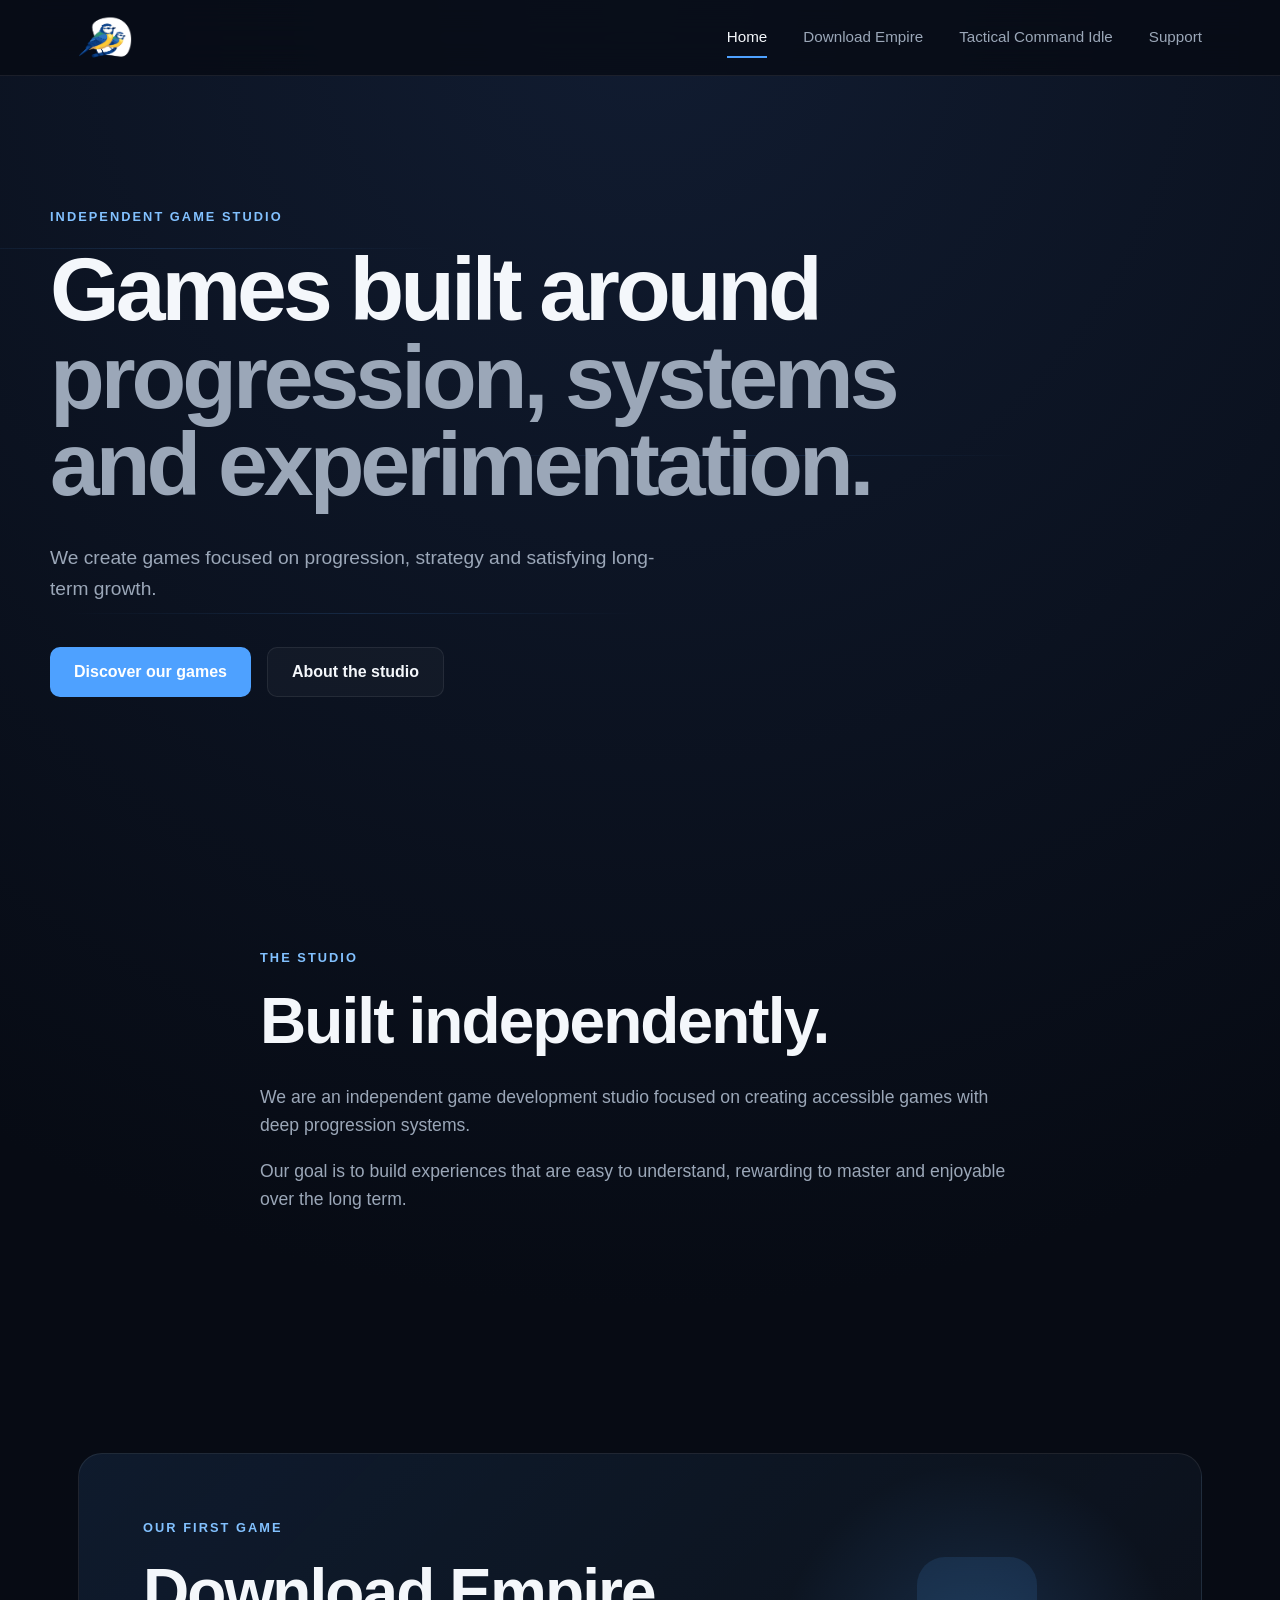
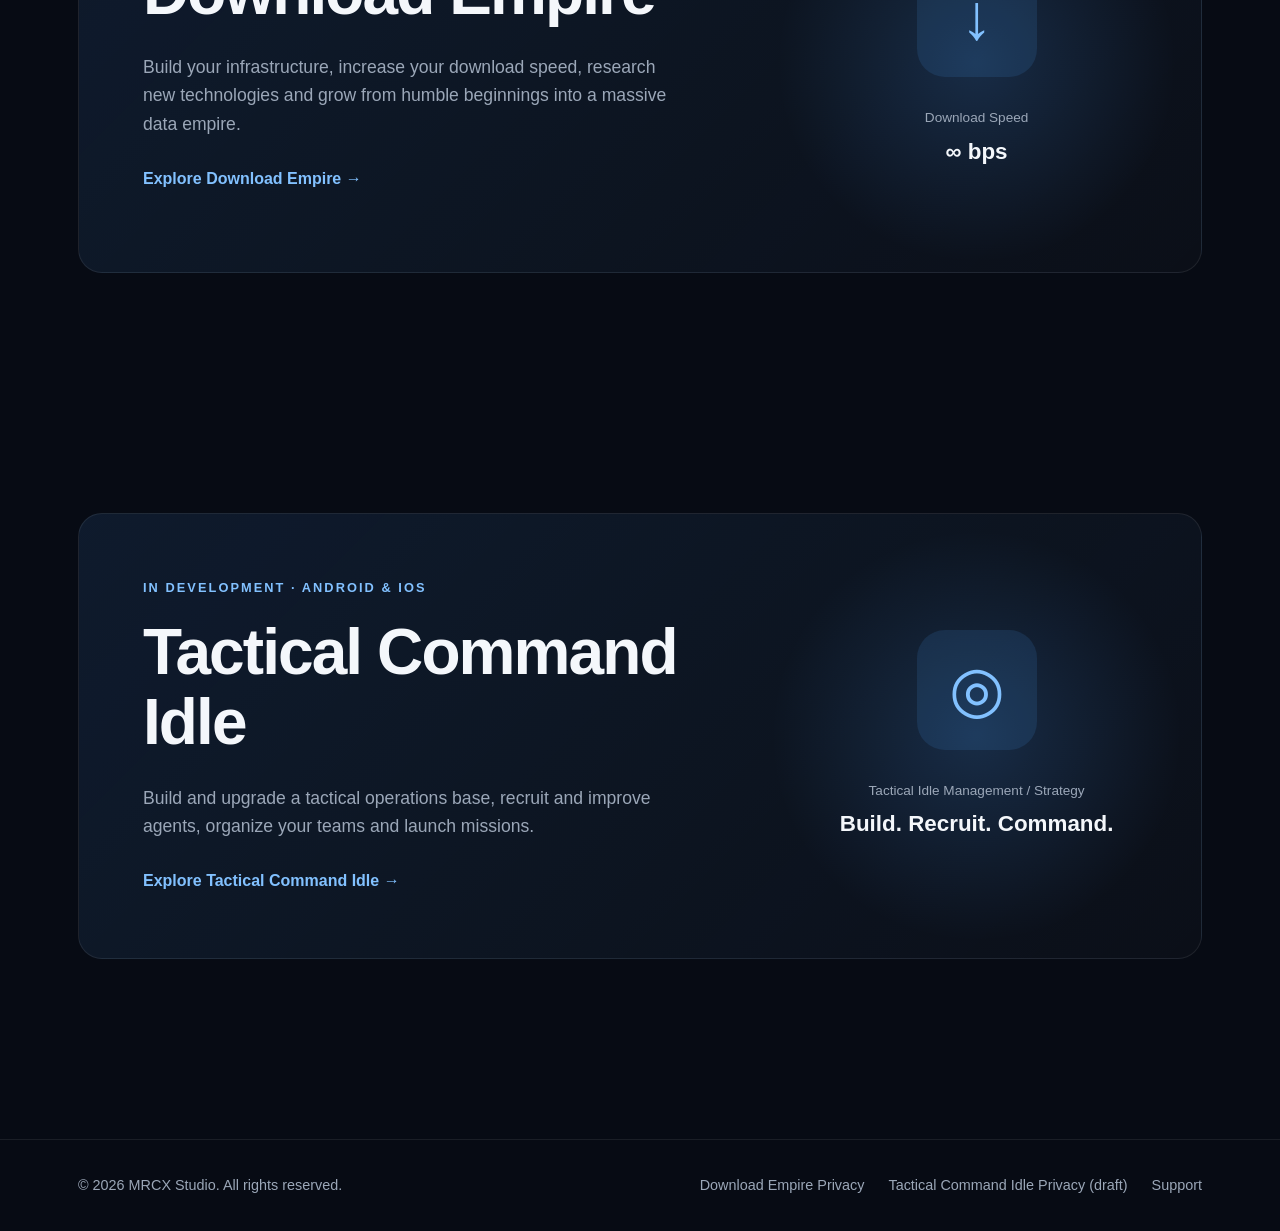
<file: public/index.html>
<!DOCTYPE html>
<html lang="en">
<head>
    <meta charset="UTF-8">
    <meta name="viewport" content="width=device-width, initial-scale=1.0">

    <title>MRCX Studio</title>

    <meta
        name="description"
        content="Discover our games and Tactical Command Idle, progression and strategy games by independent developer MRCX Studio."
    >

    <link rel="stylesheet" href="assets/css/style.css">
    <link rel="icon" type="image/x-icon" href="assets/images/favicon.png">
    <link rel="canonical" href="https://mrcx-studio.com/">
</head>

<body>

<header class="site-header">
    <nav class="navbar">

        <a href="index.html" class="brand">

            <img
                src="assets/images/company-logo.png"
                alt="MRCX Studio"
                class="brand-logo"
                onerror="this.style.display='none'; this.nextElementSibling.style.display='block';"
            >

            <span class="brand-name">
                MRCX Studio
            </span>

        </a>

        <button
            class="menu-toggle"
            id="menuToggle"
            aria-label="Open navigation menu"
            aria-controls="navLinks"
            aria-expanded="false"
        >
            <span></span>
            <span></span>
            <span></span>
        </button>

        <div class="nav-links" id="navLinks">

            <a href="index.html" class="active">
                Home
            </a>

            <a href="download-empire/">
                Download Empire
            </a>

            <a href="tactical-command-idle/">Tactical Command Idle</a>

            <a href="support.html">
                Support
            </a>

        </div>

    </nav>
</header>


<main>

    <section class="hero">

        <div class="hero-background">
            <div class="data-line data-line-1"></div>
            <div class="data-line data-line-2"></div>
            <div class="data-line data-line-3"></div>
        </div>

        <div class="hero-content">

            <p class="hero-eyebrow">
                Independent Game Studio
            </p>

            <h1>
                Games built around
                <span>progression, systems and experimentation.</span>
            </h1>

            <p class="hero-description">
                We create games focused on progression, strategy
                and satisfying long-term growth.
            </p>

            <div class="hero-actions">

                <a
                    href="#games"
                    class="button button-primary"
                >
                    Discover our games
                </a>

                <a
                    href="#studio"
                    class="button button-secondary"
                >
                    About the studio
                </a>

            </div>

        </div>

    </section>


    <section
        class="section reveal"
        id="studio"
    >

        <div class="section-content">

            <p class="section-label">
                The Studio
            </p>

            <h2>
                Built independently.
            </h2>

            <p class="section-text">
                We are an independent game development studio focused
                on creating accessible games with deep progression systems.
            </p>

            <p class="section-text">
                Our goal is to build experiences that are easy to understand,
                rewarding to master and enjoyable over the long term.
            </p>

        </div>

    </section>


    <section class="section game-highlight reveal" id="games">

        <div class="game-card">

            <div class="game-card-content">

                <p class="section-label">
                    Our First Game
                </p>

                <h2>
                    Download Empire
                </h2>

                <p>
                    Build your infrastructure, increase your download speed,
                    research new technologies and grow from humble beginnings
                    into a massive data empire.
                </p>

                <a
                    href="download-empire/"
                    class="text-link"
                >
                    Explore Download Empire →
                </a>

            </div>

            <div class="game-card-visual">

                <div class="download-icon">
                    ↓
                </div>

                <div class="speed-display">
                    <span>Download Speed</span>
                    <strong>∞ bps</strong>
                </div>

            </div>

        </div>

    </section>


    <section class="section game-highlight reveal">
        <div class="game-card">
            <div class="game-card-content">
                <p class="section-label">In Development · Android &amp; iOS</p>
                <h2>Tactical Command Idle</h2>
                <p>Build and upgrade a tactical operations base, recruit and improve agents, organize your teams and launch missions.</p>
                <a href="tactical-command-idle/" class="text-link">Explore Tactical Command Idle →</a>
            </div>
            <div class="game-card-visual" aria-hidden="true">
                <div class="download-icon">◎</div>
                <div class="speed-display"><span>Tactical Idle Management / Strategy</span><strong>Build. Recruit. Command.</strong></div>
            </div>
        </div>
    </section>

</main>


<footer class="site-footer">

    <div class="footer-content">

        <span>
            © 2026 MRCX Studio. All rights reserved.
        </span>

        <div class="footer-links">

            <a href="download-empire/privacy.html">Download Empire Privacy</a>
            <a href="tactical-command-idle/privacy.html">Tactical Command Idle Privacy (draft)</a>

            <a href="support.html">
                Support
            </a>

        </div>

    </div>

</footer>

<script src="assets/js/main.js"></script>

</body>
</html>
</file>
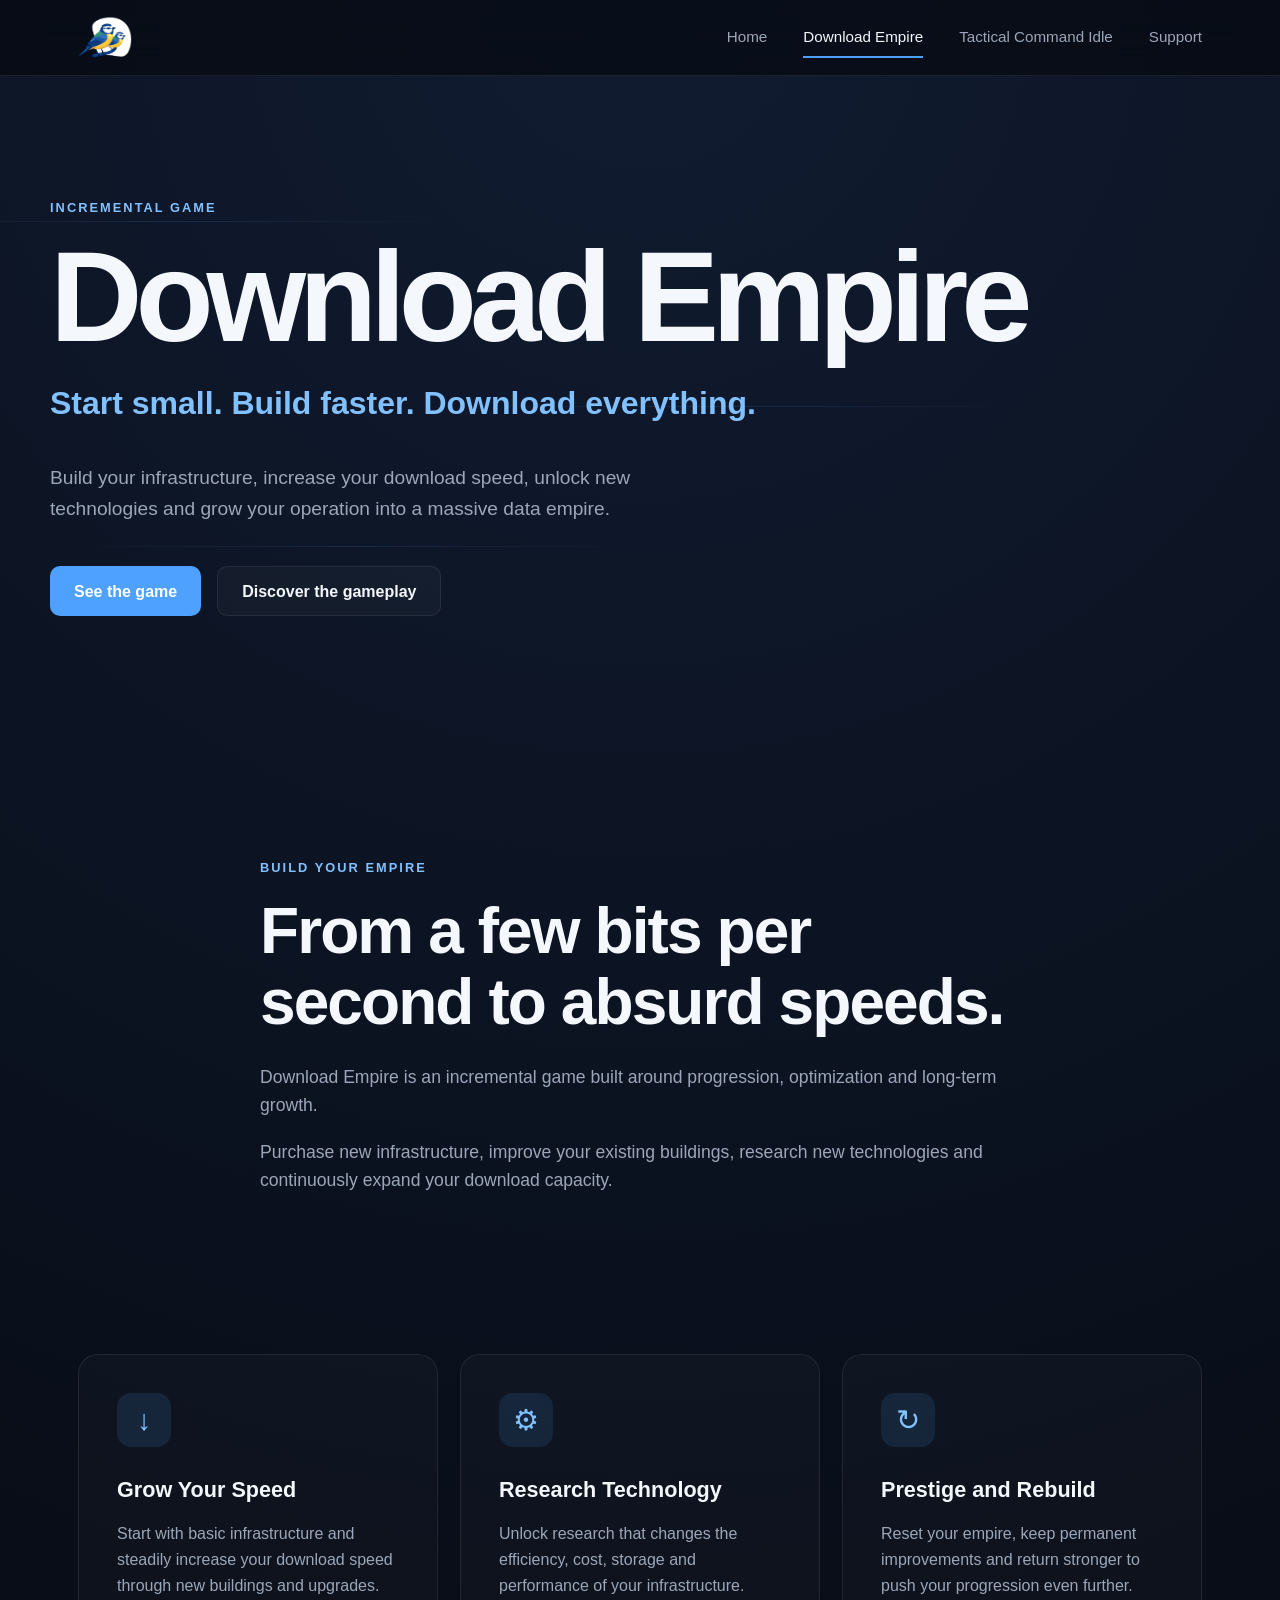
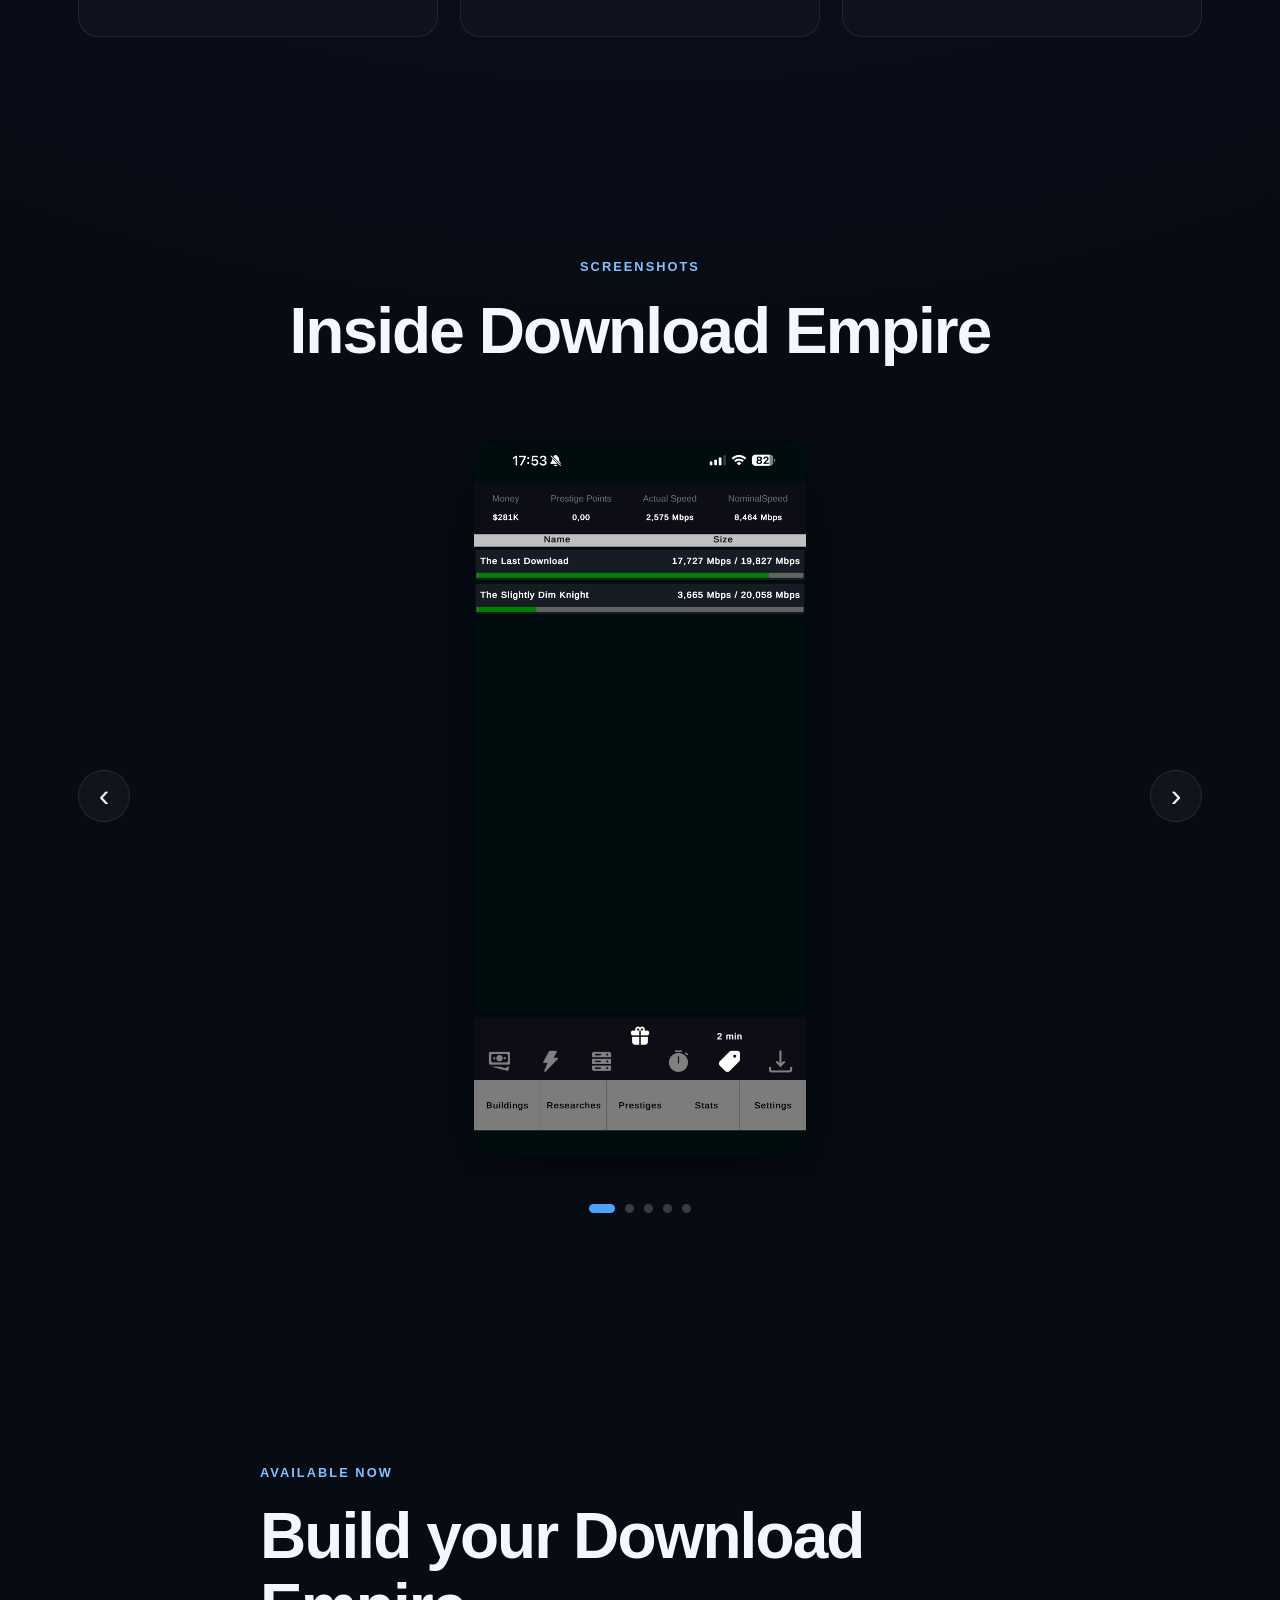
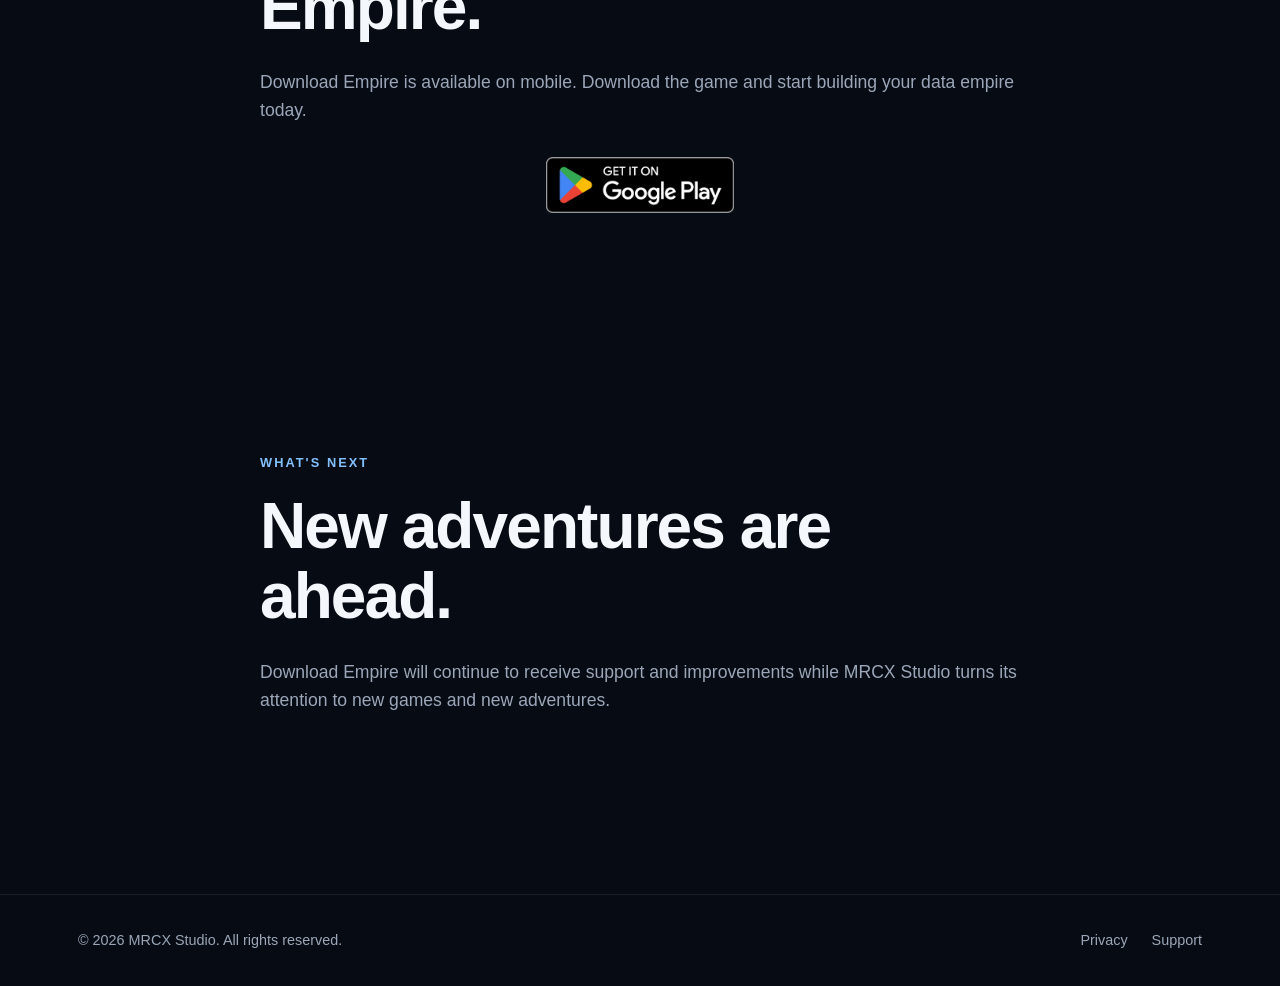
<file: public/download-empire/index.html>
<!DOCTYPE html>
<html lang="en">
<head>
    <meta charset="UTF-8">
    <meta name="viewport" content="width=device-width, initial-scale=1.0">

    <title>Download Empire — MRCX Studio</title>

    <meta
        name="description"
        content="Download Empire is an incremental game about building infrastructure, increasing download speed and growing a massive data empire."
    >

    <link rel="stylesheet" href="../assets/css/style.css">
    <link rel="icon" type="image/x-icon" href="../assets/images/favicon.png">
    <link rel="canonical" href="https://mrcx-studio.com/download-empire/">
</head>

<body>

<header class="site-header">
    <nav class="navbar">

        <a href="../index.html" class="brand">

            <img
                src="../assets/images/company-logo.png"
                alt="MRCX Studio"
                class="brand-logo"
                onerror="this.style.display='none'; this.nextElementSibling.style.display='block';"
            >

            <span class="brand-name">
                MRCX Studio
            </span>

        </a>

        <button
            class="menu-toggle"
            id="menuToggle"
            aria-label="Open navigation menu"
            aria-controls="navLinks"
            aria-expanded="false"
        >
            <span></span>
            <span></span>
            <span></span>
        </button>

        <div class="nav-links" id="navLinks">

            <a href="../index.html">
                Home
            </a>

            <a href="../download-empire/" class="active">
                Download Empire
            </a>

            <a href="../tactical-command-idle/">Tactical Command Idle</a>

            <a href="../support.html">
                Support
            </a>

        </div>

    </nav>
</header>


<main>

    <section class="game-hero">

        <div class="hero-background">
            <div class="data-line data-line-1"></div>
            <div class="data-line data-line-2"></div>
            <div class="data-line data-line-3"></div>
        </div>

        <div class="game-hero-content">

            <p class="hero-eyebrow">
                Incremental Game
            </p>

            <h1>
                Download Empire
            </h1>

            <p class="game-hero-tagline">
                Start small.
                Build faster.
                Download everything.
            </p>

            <p class="hero-description">
                Build your infrastructure, increase your download speed,
                unlock new technologies and grow your operation into
                a massive data empire.
            </p>

            <div class="hero-actions">

                <a
                    href="#screenshots"
                    class="button button-primary"
                >
                    See the game
                </a>

                <a
                    href="#gameplay"
                    class="button button-secondary"
                >
                    Discover the gameplay
                </a>

            </div>

        </div>

    </section>


    <section
        class="section reveal"
        id="gameplay"
    >

        <div class="section-content">

            <p class="section-label">
                Build Your Empire
            </p>

            <h2>
                From a few bits per second to absurd speeds.
            </h2>

            <p class="section-text">
                Download Empire is an incremental game built around
                progression, optimization and long-term growth.
            </p>

            <p class="section-text">
                Purchase new infrastructure, improve your existing buildings,
                research new technologies and continuously expand your
                download capacity.
            </p>

        </div>

    </section>


    <section class="features-section reveal">

        <div class="features-grid">

            <article class="feature-card">

                <div class="feature-icon">
                    ↓
                </div>

                <h3>
                    Grow Your Speed
                </h3>

                <p>
                    Start with basic infrastructure and steadily increase
                    your download speed through new buildings and upgrades.
                </p>

            </article>


            <article class="feature-card">

                <div class="feature-icon">
                    ⚙
                </div>

                <h3>
                    Research Technology
                </h3>

                <p>
                    Unlock research that changes the efficiency, cost,
                    storage and performance of your infrastructure.
                </p>

            </article>


            <article class="feature-card">

                <div class="feature-icon">
                    ↻
                </div>

                <h3>
                    Prestige and Rebuild
                </h3>

                <p>
                    Reset your empire, keep permanent improvements and
                    return stronger to push your progression even further.
                </p>

            </article>

        </div>

    </section>


    <section
        class="screenshots-section reveal"
        id="screenshots"
    >

        <div class="screenshots-header">

            <p class="section-label">
                Screenshots
            </p>

            <h2>
                Inside Download Empire
            </h2>

        </div>


        <div class="carousel">

            <button
                class="carousel-button carousel-previous"
                id="carouselPrevious"
                aria-label="Previous screenshot"
            >
                ‹
            </button>


            <div class="carousel-window">

                <div
                    class="carousel-track"
                    id="carouselTrack"
                >

                    <div class="carousel-slide">
                        <img
                            src="../assets/images/download-empire/screenshots/screenshot-01.png"
                            alt="Download Empire screenshot 1"
                        >
                    </div>

                    <div class="carousel-slide">
                        <img
                            src="../assets/images/download-empire/screenshots/screenshot-02.png"
                            alt="Download Empire screenshot 2"
                        >
                    </div>

                    <div class="carousel-slide">
                        <img
                            src="../assets/images/download-empire/screenshots/screenshot-03.png"
                            alt="Download Empire screenshot 3"
                        >
                    </div>

                    <div class="carousel-slide">
                        <img
                            src="../assets/images/download-empire/screenshots/screenshot-04.png"
                            alt="Download Empire screenshot 4"
                        >
                    </div>

                    <div class="carousel-slide">
                        <img
                            src="../assets/images/download-empire/screenshots/screenshot-05.png"
                            alt="Download Empire screenshot 5"
                        >
                    </div>

                </div>

            </div>


            <button
                class="carousel-button carousel-next"
                id="carouselNext"
                aria-label="Next screenshot"
            >
                ›
            </button>

        </div>


        <div
            class="carousel-dots"
            id="carouselDots"
        ></div>

    </section>


    <section class="section reveal">

    <div class="section-content">

        <p class="section-label">
            Available Now
        </p>

        <h2>
            Build your Download Empire.
        </h2>

        <p class="section-text">
            Download Empire is available on mobile.
            Download the game and start building your data empire today.
        </p>

        <div class="store-buttons">

            <a
                href="https://play.google.com/store/apps/details?id=com.mrcxstudio.downloadempire"
                target="_blank"
                rel="noopener noreferrer"
                aria-label="Get Download Empire on Google Play"
            >
                <img
                    src="../assets/images/google-play-badge.png"
                    alt="Get it on Google Play"
                    class="store-badge"
                >
            </a>

            <!-- <a
                href="APPLE_APP_STORE_URL"
                target="_blank"
                rel="noopener noreferrer"
                aria-label="Download Download Empire on the App Store"
            >
                <img
                    src="../assets/images/app-store-badge.png"
                    alt="Download on the App Store"
                    class="store-badge"
                >
            </a> -->

        </div>

    </div>

</section>


<section class="section reveal">

    <div class="section-content">

        <p class="section-label">
            What's Next
        </p>

        <h2>
            New adventures are ahead.
        </h2>

        <p class="section-text">
            Download Empire will continue to receive support and improvements
            while MRCX Studio turns its attention to new games and new adventures.
        </p>

    </div>

</section>

</main>


<footer class="site-footer">

    <div class="footer-content">

        <span>
            © 2026 MRCX Studio. All rights reserved.
        </span>

        <div class="footer-links">

            <a href="../download-empire/privacy.html">
                Privacy
            </a>

            <a href="../support.html">
                Support
            </a>

        </div>

    </div>

</footer>

<script src="../assets/js/main.js"></script>

</body>
</html>
</file>
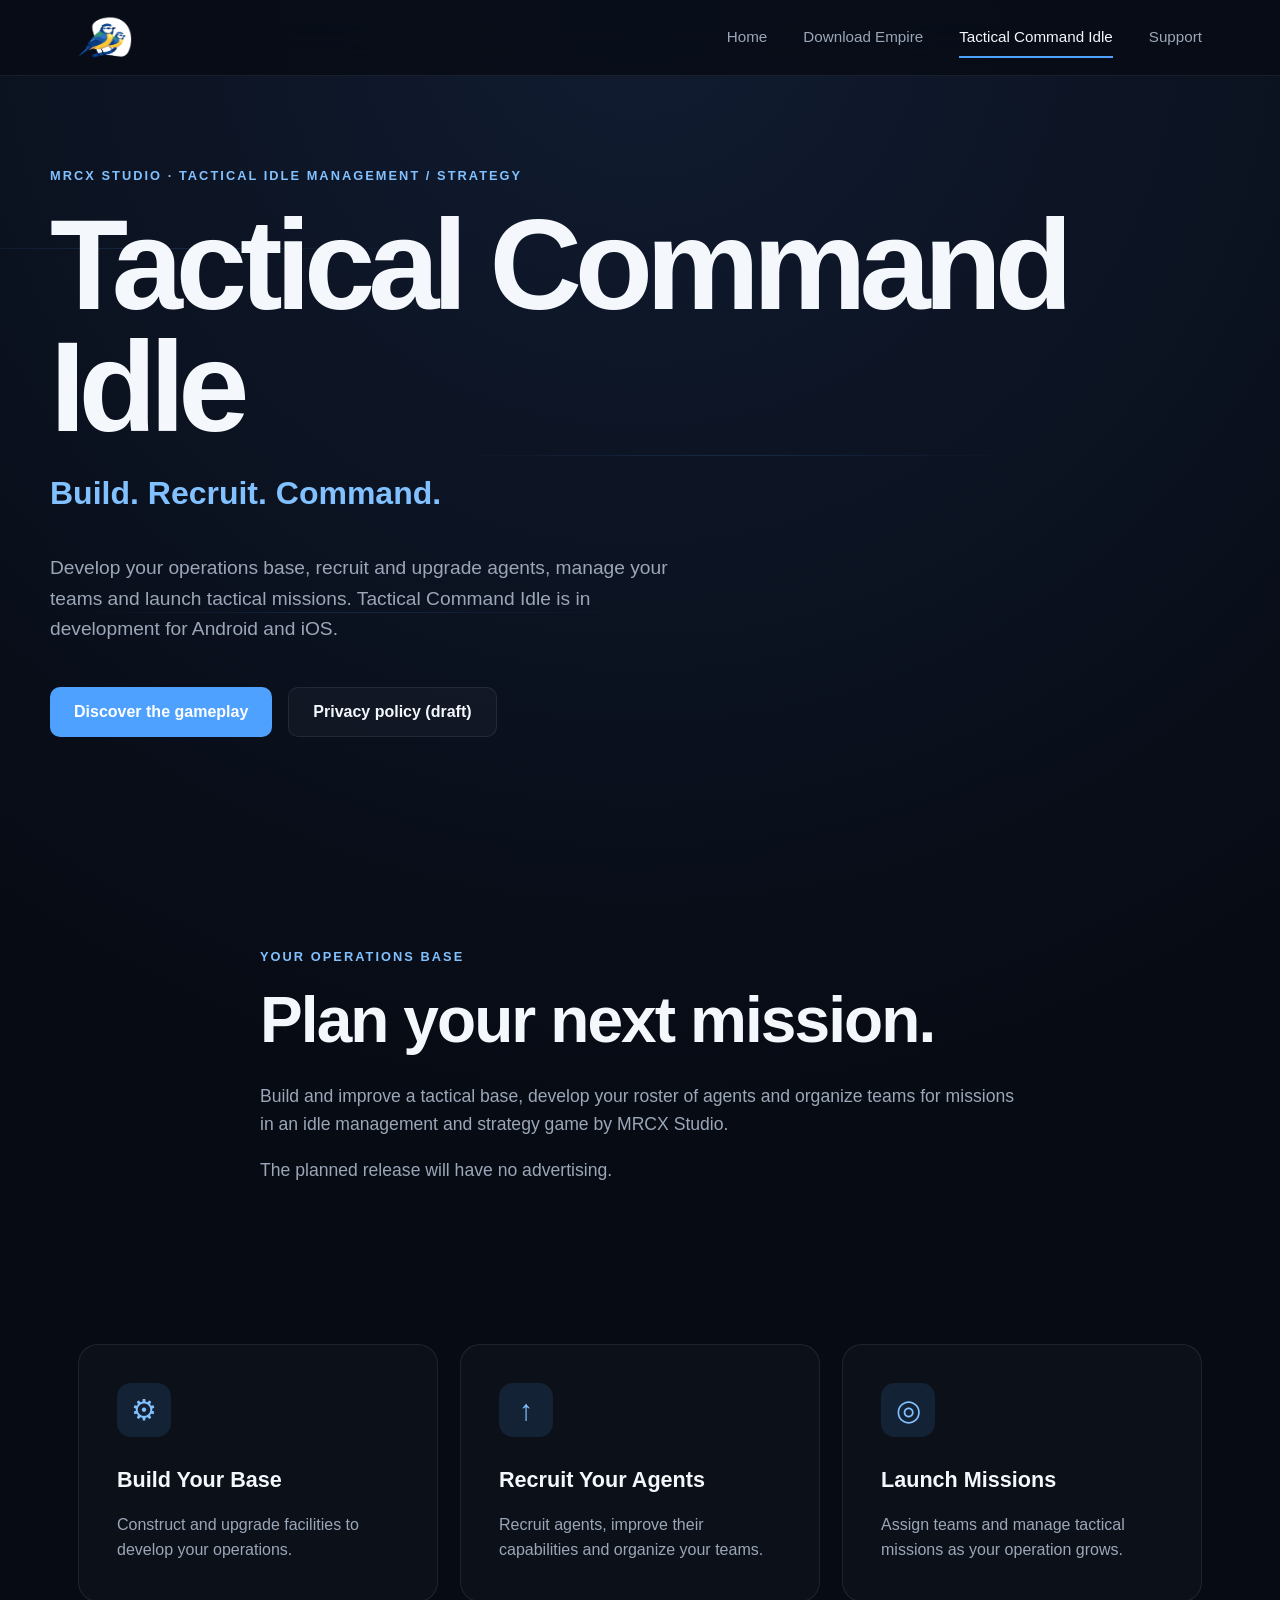
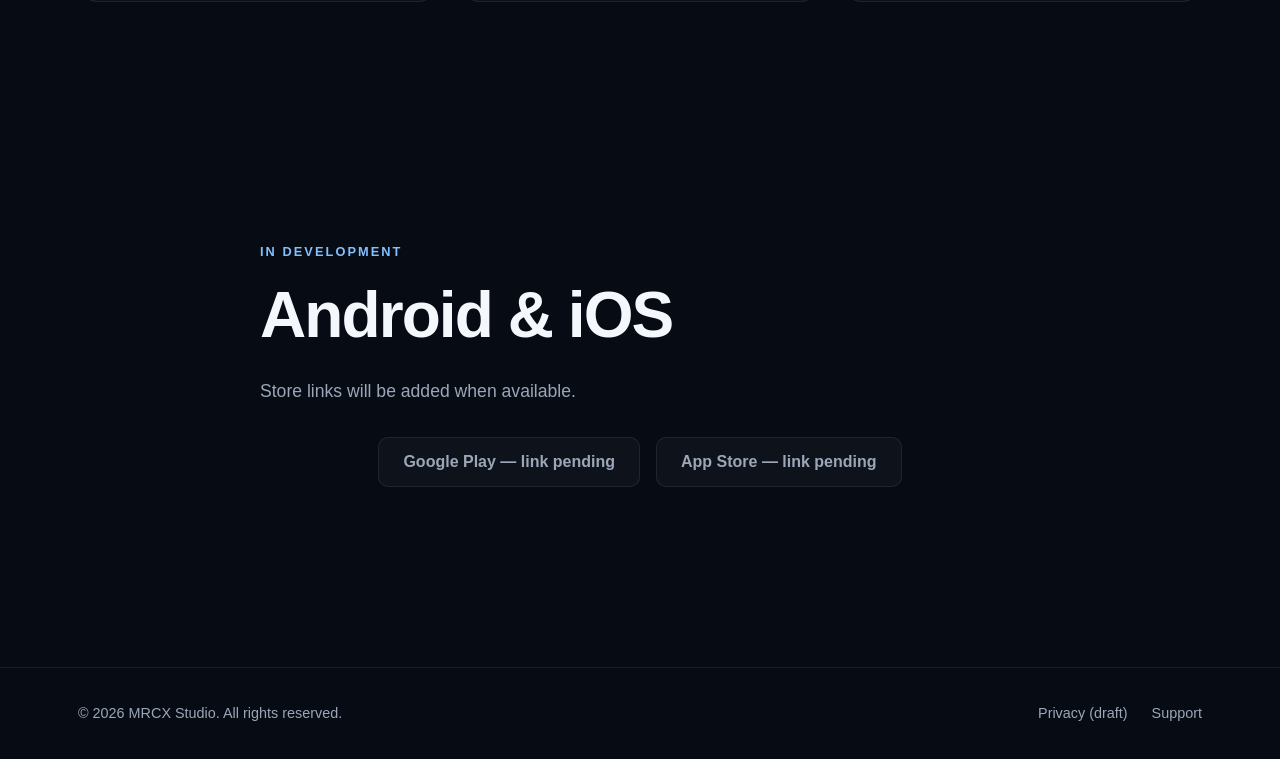
<file: public/tactical-command-idle/index.html>
<!DOCTYPE html>
<html lang="en"><head><meta charset="UTF-8"><meta name="viewport" content="width=device-width, initial-scale=1.0">
<title>Tactical Command Idle — MRCX Studio</title><meta name="description" content="Tactical Command Idle by MRCX Studio: build a tactical base, recruit agents, manage teams and launch missions. In development for Android and iOS.">
<link rel="canonical" href="https://mrcx-studio.com/tactical-command-idle/">

<link rel="stylesheet" href="../assets/css/style.css"><link rel="icon" type="image/png" href="../assets/images/favicon.png"></head><body>
<header class="site-header">
    <nav class="navbar">
        <a href="../index.html" class="brand">
            <img
                src="../assets/images/company-logo.png"
                alt="MRCX Studio"
                class="brand-logo"
                onerror="this.style.display='none'; this.nextElementSibling.style.display='block';"
            >
            <span class="brand-name">MRCX Studio</span>
        </a>
        <button
            class="menu-toggle"
            id="menuToggle"
            aria-label="Open navigation menu"
            aria-controls="navLinks"
            aria-expanded="false"
        >
            <span></span>
            <span></span>
            <span></span>
        </button>
        <div class="nav-links" id="navLinks">
            <a href="../index.html">
                Home
            </a>
            <a href="../download-empire/">
                Download Empire
            </a>
            <a href="../tactical-command-idle/" class="active">Tactical Command Idle</a>
            <a href="../support.html">
                Support
            </a>
        </div>
    </nav>
</header>
<main>
<section class="game-hero"><div class="hero-background"><div class="data-line data-line-1"></div><div class="data-line data-line-2"></div><div class="data-line data-line-3"></div></div>
<div class="game-hero-content"><p class="hero-eyebrow">MRCX Studio · Tactical Idle Management / Strategy</p>
<h1>Tactical Command Idle</h1><p class="game-hero-tagline">Build. Recruit. Command.</p>
<p class="hero-description">Develop your operations base, recruit and upgrade agents, manage your teams and launch tactical missions. Tactical Command Idle is in development for Android and iOS.</p>
<div class="hero-actions"><a href="#gameplay" class="button button-primary">Discover the gameplay</a><a href="privacy.html" class="button button-secondary">Privacy policy (draft)</a></div></div></section>
<section class="section reveal" id="gameplay"><div class="section-content"><p class="section-label">Your Operations Base</p><h2>Plan your next mission.</h2><p class="section-text">Build and improve a tactical base, develop your roster of agents and organize teams for missions in an idle management and strategy game by MRCX Studio.</p><p class="section-text">The planned release will have no advertising.</p></div></section>
<section class="features-section reveal"><div class="features-grid">
<article class="feature-card"><div class="feature-icon" aria-hidden="true">⚙</div><h3>Build Your Base</h3><p>Construct and upgrade facilities to develop your operations.</p></article>
<article class="feature-card"><div class="feature-icon" aria-hidden="true">↑</div><h3>Recruit Your Agents</h3><p>Recruit agents, improve their capabilities and organize your teams.</p></article>
<article class="feature-card"><div class="feature-icon" aria-hidden="true">◎</div><h3>Launch Missions</h3><p>Assign teams and manage tactical missions as your operation grows.</p></article>
</div></section>
<section class="section reveal"><div class="section-content"><p class="section-label">In Development</p><h2>Android &amp; iOS</h2><p class="section-text">Store links will be added when available.</p><div class="store-buttons"><span class="button button-secondary store-placeholder">Google Play — link pending</span><span class="button button-secondary store-placeholder">App Store — link pending</span></div></div></section>
</main><footer class="site-footer"><div class="footer-content"><span>© 2026 MRCX Studio. All rights reserved.</span><div class="footer-links"><a href="privacy.html">Privacy (draft)</a><a href="../support.html">Support</a></div></div></footer><script src="../assets/js/main.js"></script></body></html>
</file>
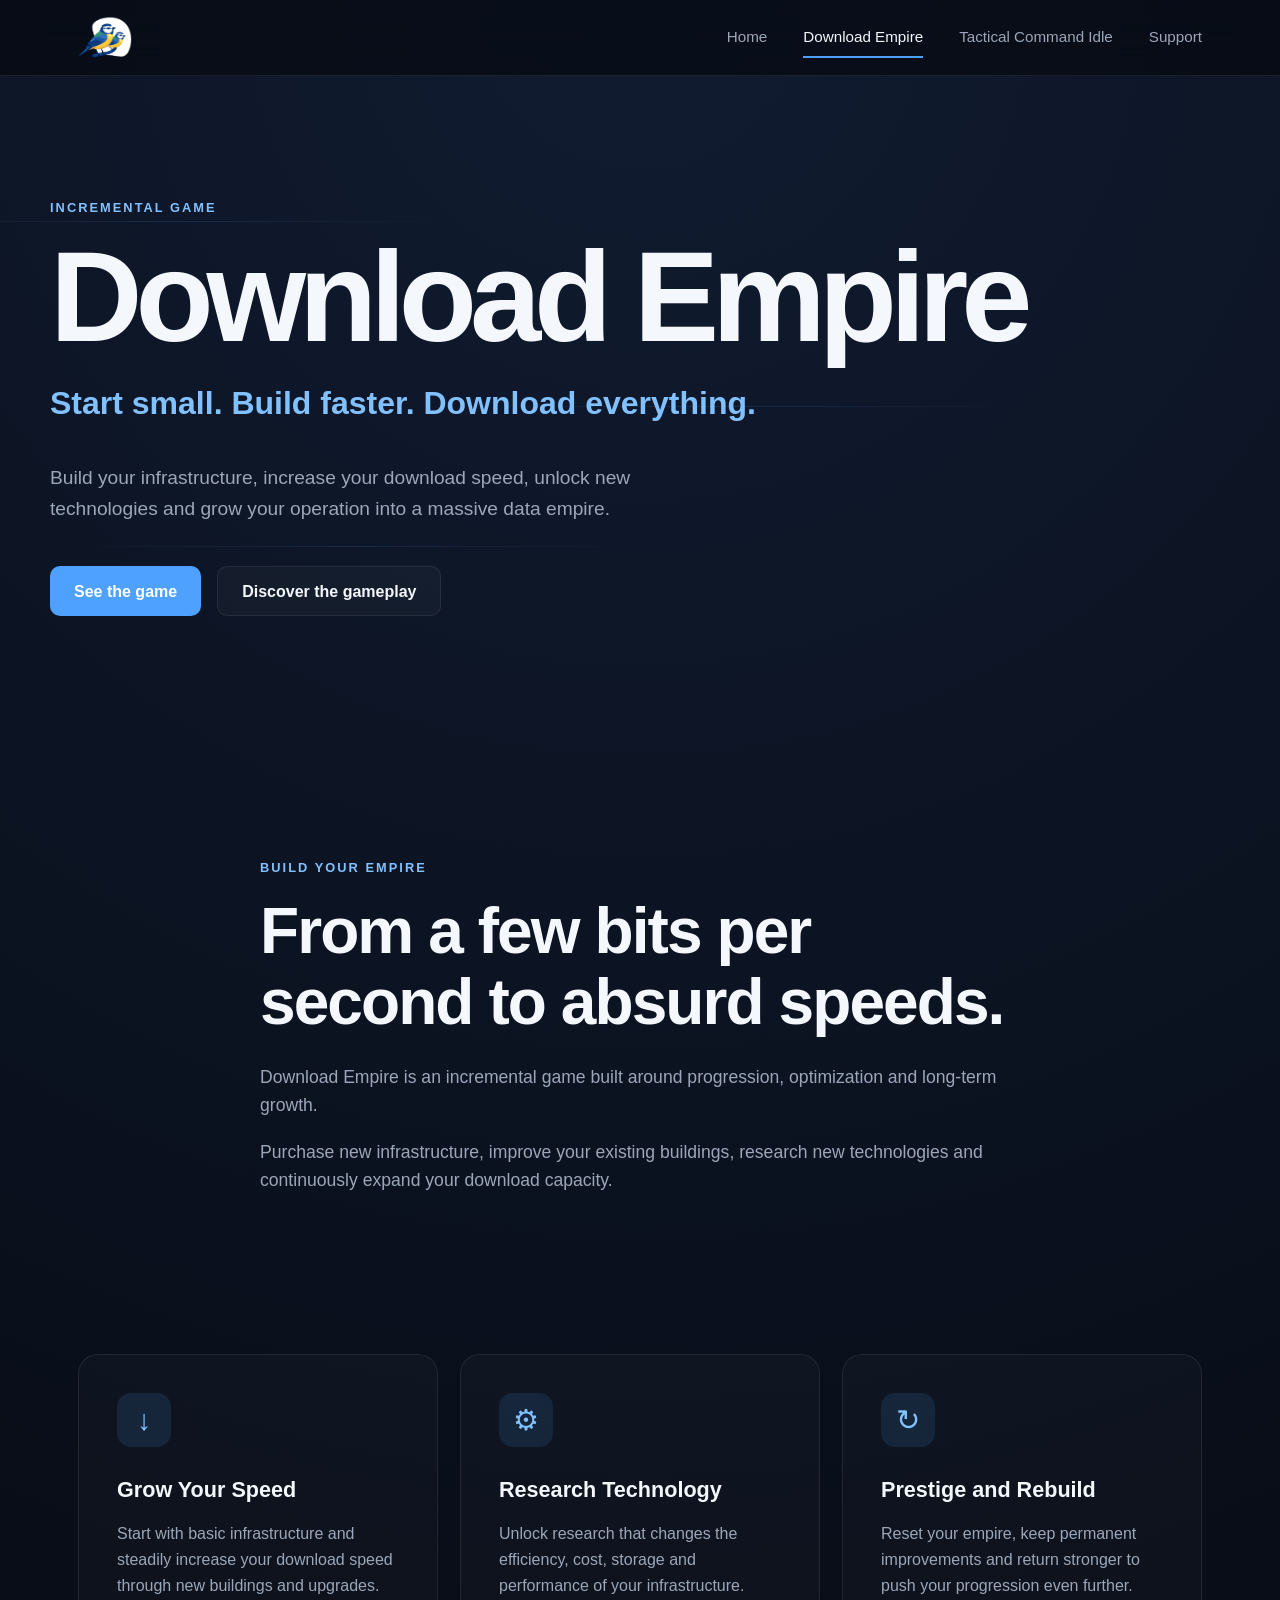
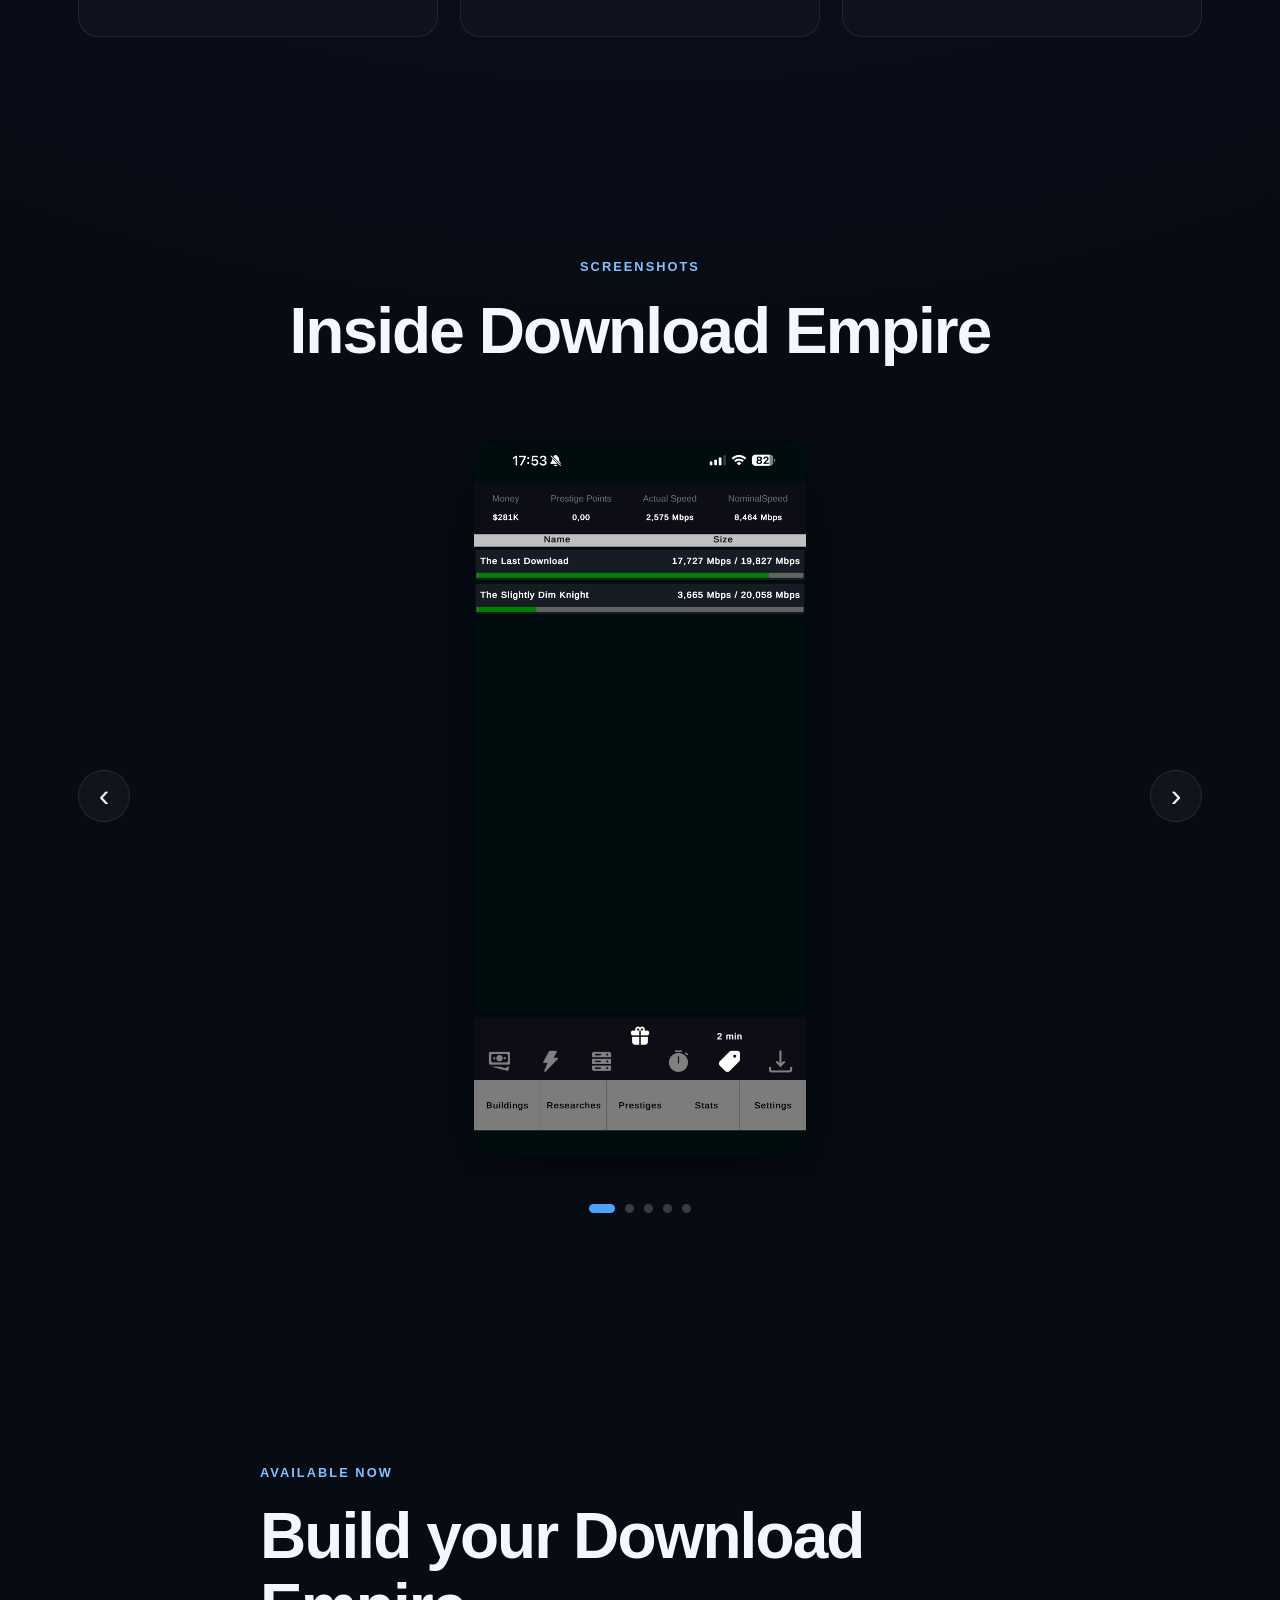
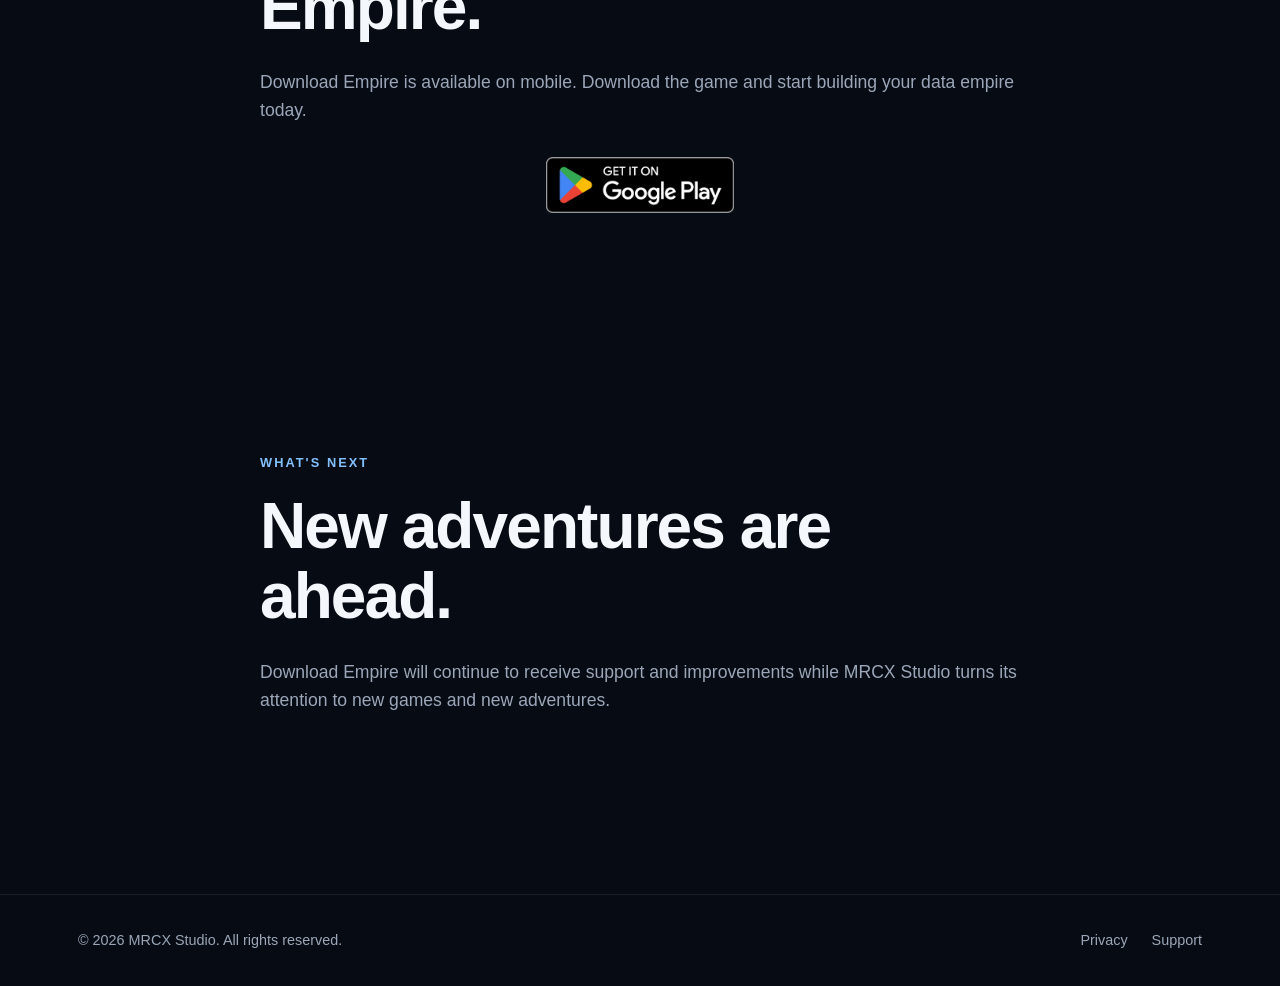
<file: public/download-empire.html>
<!DOCTYPE html>
<html lang="en">
<head>
    <meta charset="UTF-8">
    <meta name="viewport" content="width=device-width, initial-scale=1.0">

    <title>Download Empire — MRCX Studio</title>

    <meta
        name="description"
        content="Download Empire is an incremental game about building infrastructure, increasing download speed and growing a massive data empire."
    >

    <link rel="stylesheet" href="assets/css/style.css">
    <link rel="icon" type="image/x-icon" href="assets/images/favicon.png">
    <link rel="canonical" href="https://mrcx-studio.com/download-empire/">
</head>

<body>

<header class="site-header">
    <nav class="navbar">

        <a href="index.html" class="brand">

            <img
                src="assets/images/company-logo.png"
                alt="MRCX Studio"
                class="brand-logo"
                onerror="this.style.display='none'; this.nextElementSibling.style.display='block';"
            >

            <span class="brand-name">
                MRCX Studio
            </span>

        </a>

        <button
            class="menu-toggle"
            id="menuToggle"
            aria-label="Open navigation menu"
            aria-controls="navLinks"
            aria-expanded="false"
        >
            <span></span>
            <span></span>
            <span></span>
        </button>

        <div class="nav-links" id="navLinks">

            <a href="index.html">
                Home
            </a>

            <a href="download-empire/" class="active">
                Download Empire
            </a>

            <a href="tactical-command-idle/">Tactical Command Idle</a>

            <a href="support.html">
                Support
            </a>

        </div>

    </nav>
</header>


<main>

    <section class="game-hero">

        <div class="hero-background">
            <div class="data-line data-line-1"></div>
            <div class="data-line data-line-2"></div>
            <div class="data-line data-line-3"></div>
        </div>

        <div class="game-hero-content">

            <p class="hero-eyebrow">
                Incremental Game
            </p>

            <h1>
                Download Empire
            </h1>

            <p class="game-hero-tagline">
                Start small.
                Build faster.
                Download everything.
            </p>

            <p class="hero-description">
                Build your infrastructure, increase your download speed,
                unlock new technologies and grow your operation into
                a massive data empire.
            </p>

            <div class="hero-actions">

                <a
                    href="#screenshots"
                    class="button button-primary"
                >
                    See the game
                </a>

                <a
                    href="#gameplay"
                    class="button button-secondary"
                >
                    Discover the gameplay
                </a>

            </div>

        </div>

    </section>


    <section
        class="section reveal"
        id="gameplay"
    >

        <div class="section-content">

            <p class="section-label">
                Build Your Empire
            </p>

            <h2>
                From a few bits per second to absurd speeds.
            </h2>

            <p class="section-text">
                Download Empire is an incremental game built around
                progression, optimization and long-term growth.
            </p>

            <p class="section-text">
                Purchase new infrastructure, improve your existing buildings,
                research new technologies and continuously expand your
                download capacity.
            </p>

        </div>

    </section>


    <section class="features-section reveal">

        <div class="features-grid">

            <article class="feature-card">

                <div class="feature-icon">
                    ↓
                </div>

                <h3>
                    Grow Your Speed
                </h3>

                <p>
                    Start with basic infrastructure and steadily increase
                    your download speed through new buildings and upgrades.
                </p>

            </article>


            <article class="feature-card">

                <div class="feature-icon">
                    ⚙
                </div>

                <h3>
                    Research Technology
                </h3>

                <p>
                    Unlock research that changes the efficiency, cost,
                    storage and performance of your infrastructure.
                </p>

            </article>


            <article class="feature-card">

                <div class="feature-icon">
                    ↻
                </div>

                <h3>
                    Prestige and Rebuild
                </h3>

                <p>
                    Reset your empire, keep permanent improvements and
                    return stronger to push your progression even further.
                </p>

            </article>

        </div>

    </section>


    <section
        class="screenshots-section reveal"
        id="screenshots"
    >

        <div class="screenshots-header">

            <p class="section-label">
                Screenshots
            </p>

            <h2>
                Inside Download Empire
            </h2>

        </div>


        <div class="carousel">

            <button
                class="carousel-button carousel-previous"
                id="carouselPrevious"
                aria-label="Previous screenshot"
            >
                ‹
            </button>


            <div class="carousel-window">

                <div
                    class="carousel-track"
                    id="carouselTrack"
                >

                    <div class="carousel-slide">
                        <img
                            src="assets/images/download-empire/screenshots/screenshot-01.png"
                            alt="Download Empire screenshot 1"
                        >
                    </div>

                    <div class="carousel-slide">
                        <img
                            src="assets/images/download-empire/screenshots/screenshot-02.png"
                            alt="Download Empire screenshot 2"
                        >
                    </div>

                    <div class="carousel-slide">
                        <img
                            src="assets/images/download-empire/screenshots/screenshot-03.png"
                            alt="Download Empire screenshot 3"
                        >
                    </div>

                    <div class="carousel-slide">
                        <img
                            src="assets/images/download-empire/screenshots/screenshot-04.png"
                            alt="Download Empire screenshot 4"
                        >
                    </div>

                    <div class="carousel-slide">
                        <img
                            src="assets/images/download-empire/screenshots/screenshot-05.png"
                            alt="Download Empire screenshot 5"
                        >
                    </div>

                </div>

            </div>


            <button
                class="carousel-button carousel-next"
                id="carouselNext"
                aria-label="Next screenshot"
            >
                ›
            </button>

        </div>


        <div
            class="carousel-dots"
            id="carouselDots"
        ></div>

    </section>


    <section class="section reveal">

    <div class="section-content">

        <p class="section-label">
            Available Now
        </p>

        <h2>
            Build your Download Empire.
        </h2>

        <p class="section-text">
            Download Empire is available on mobile.
            Download the game and start building your data empire today.
        </p>

        <div class="store-buttons">

            <a
                href="https://play.google.com/store/apps/details?id=com.mrcxstudio.downloadempire"
                target="_blank"
                rel="noopener noreferrer"
                aria-label="Get Download Empire on Google Play"
            >
                <img
                    src="assets/images/google-play-badge.png"
                    alt="Get it on Google Play"
                    class="store-badge"
                >
            </a>

            <!-- <a
                href="APPLE_APP_STORE_URL"
                target="_blank"
                rel="noopener noreferrer"
                aria-label="Download Download Empire on the App Store"
            >
                <img
                    src="assets/images/app-store-badge.png"
                    alt="Download on the App Store"
                    class="store-badge"
                >
            </a> -->

        </div>

    </div>

</section>


<section class="section reveal">

    <div class="section-content">

        <p class="section-label">
            What's Next
        </p>

        <h2>
            New adventures are ahead.
        </h2>

        <p class="section-text">
            Download Empire will continue to receive support and improvements
            while MRCX Studio turns its attention to new games and new adventures.
        </p>

    </div>

</section>

</main>


<footer class="site-footer">

    <div class="footer-content">

        <span>
            © 2026 MRCX Studio. All rights reserved.
        </span>

        <div class="footer-links">

            <a href="download-empire/privacy.html">
                Privacy
            </a>

            <a href="support.html">
                Support
            </a>

        </div>

    </div>

</footer>

<script src="assets/js/main.js"></script>

</body>
</html>
</file>
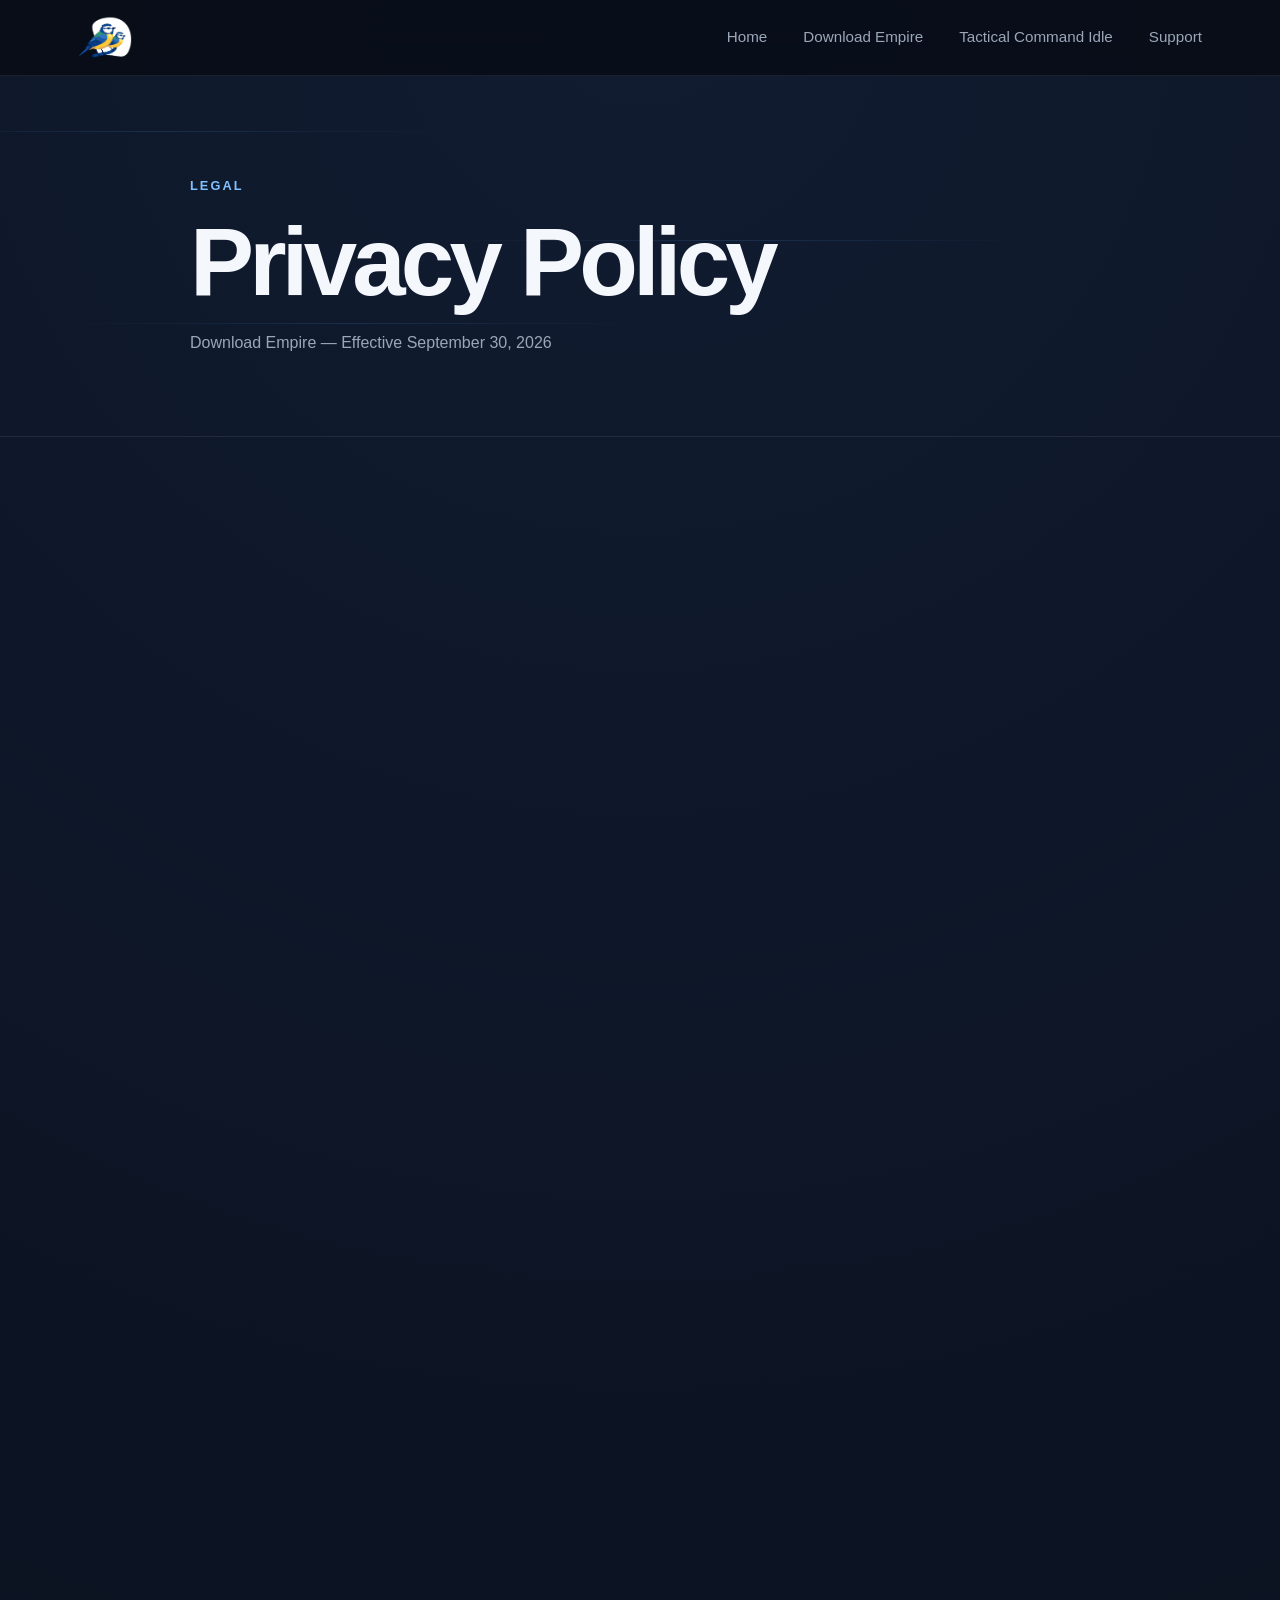
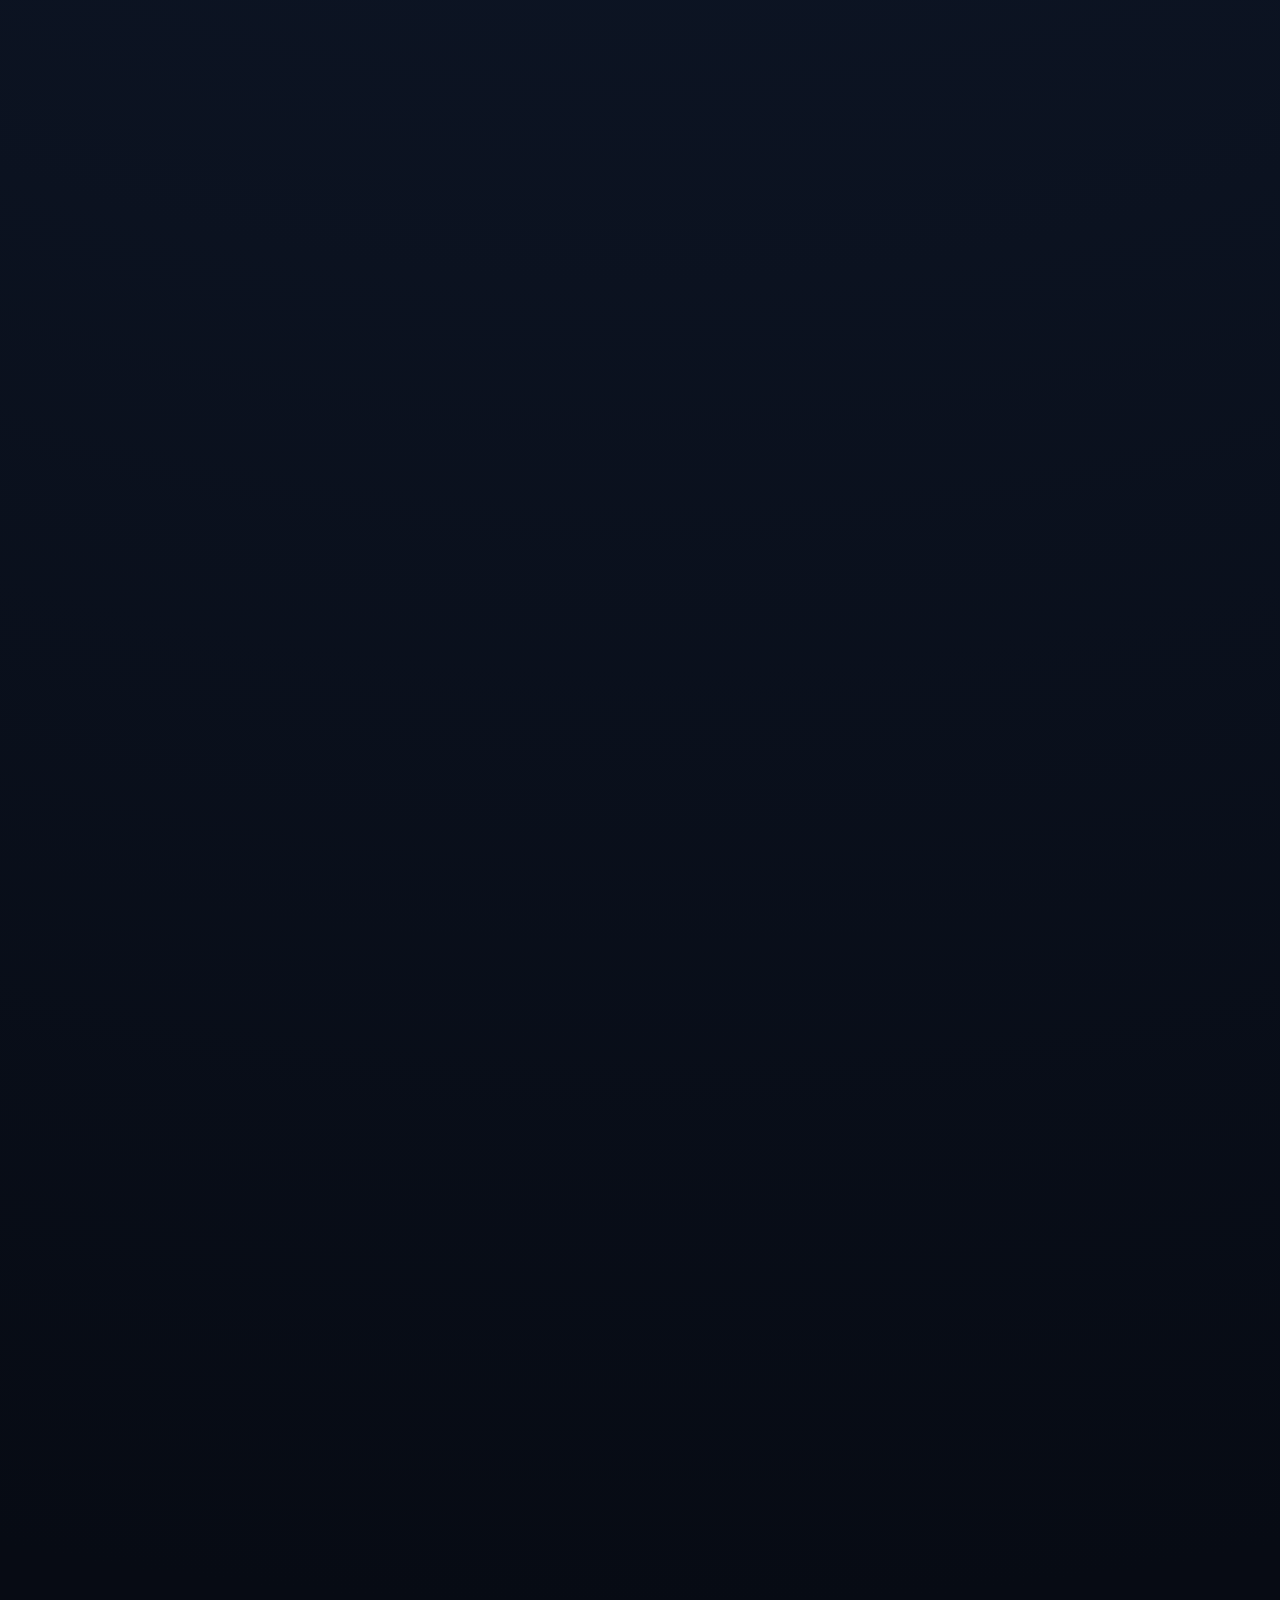
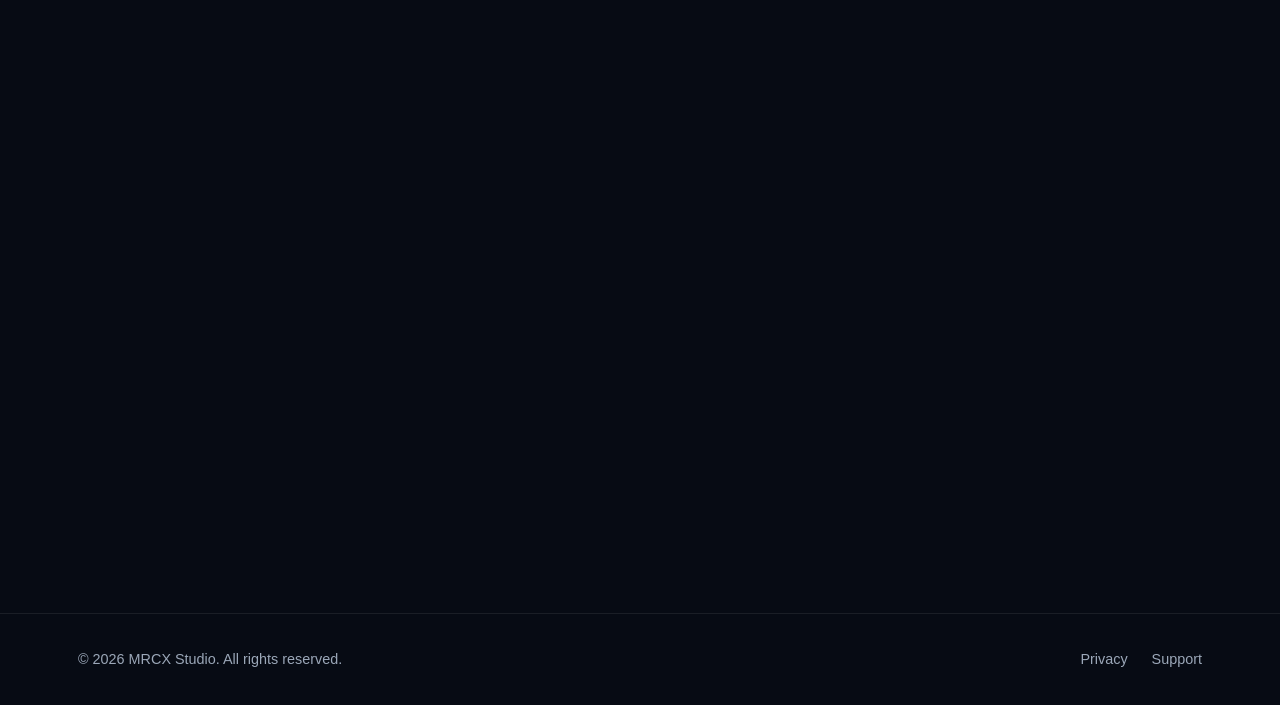
<file: public/privacy.html>
<!DOCTYPE html>
<html lang="en">
<head>
    <meta charset="UTF-8">
    <meta name="viewport" content="width=device-width, initial-scale=1.0">
    <meta
        name="description"
        content="Privacy Policy for Download Empire by MRCX Studio"
    >
    <title>Privacy Policy - Download Empire</title>
    <link rel="stylesheet" href="assets/css/style.css">
    <link rel="icon" type="image/x-icon" href="assets/images/favicon.png">
    <link rel="canonical" href="https://mrcx-studio.com/download-empire/privacy.html">
</head>
<body>
<header class="site-header">
    <nav class="navbar">
        <a href="index.html" class="brand">
            <img
                src="assets/images/company-logo.png"
                alt="MRCX Studio"
                class="brand-logo"
                onerror="this.style.display='none'; this.nextElementSibling.style.display='block';"
            >
            <span class="brand-name">MRCX Studio</span>
        </a>
        <button
            class="menu-toggle"
            id="menuToggle"
            aria-label="Open navigation menu"
            aria-controls="navLinks"
            aria-expanded="false"
        >
            <span></span>
            <span></span>
            <span></span>
        </button>
        <div class="nav-links" id="navLinks">
            <a href="index.html">
                Home
            </a>
            <a href="download-empire/">
                Download Empire
            </a>
            <a href="tactical-command-idle/">Tactical Command Idle</a>
            <a href="support.html">
                Support
            </a>
        </div>
    </nav>
</header>
<main class="privacy-page">
    <section class="privacy-hero">
        <div class="hero-background">
            <div class="data-line data-line-1"></div>
            <div class="data-line data-line-2"></div>
            <div class="data-line data-line-3"></div>
        </div>
        <div class="privacy-hero-content">
            <p class="hero-eyebrow">
                Legal
            </p>
            <h1>
                Privacy Policy
            </h1>
            <p class="privacy-subtitle">
                Download Empire — Effective September 30, 2026
            </p>
        </div>
    </section>
    <section class="privacy-content reveal">
        <div class="privacy-intro">
            <p>
                MRCX Studio ("we", "us", or "our") operates the mobile game
                <strong>Download Empire</strong>.
            </p>
            <p>
                This Privacy Policy explains what information may be collected when
                you use Download Empire, why it may be collected, how it may be used,
                and the choices available to you.
            </p>
        </div>
        <div class="privacy-contact-card">
            <strong>MRCX Studio</strong>
            <span>
                Email:
                <a href="mailto:contact@mrcx-studio.com">
                    contact@mrcx-studio.com
                </a>
            </span>
            <span>
                Website:
                <a href="https://mrcx-studio.com">
                    https://mrcx-studio.com
                </a>
            </span>
        </div>
        <article class="privacy-section">
            <h2>
                <span>01</span>
                Information We Collect Directly
            </h2>
            <p>
                Download Empire does not require you to create an account.
            </p>
            <p>
                We do not directly request or collect personal information such as your:
            </p>
            <ul>
                <li>name;</li>
                <li>email address;</li>
                <li>postal address;</li>
                <li>phone number;</li>
                <li>contacts;</li>
                <li>photos;</li>
                <li>precise location;</li>
                <li>microphone or camera data.</li>
            </ul>
            <p>
                Game progress and settings are stored locally on your device unless
                otherwise stated in a future version of the game.
            </p>
        </article>
        <article class="privacy-section">
            <h2>
                <span>02</span>
                Advertising
            </h2>
            <p>
                Download Empire uses rewarded advertising. You may voluntarily choose
                to watch an advertisement in exchange for an in-game benefit.
            </p>
            <p>
                Advertising is provided and mediated using services including:
            </p>
            <ul>
                <li>Unity LevelPlay;</li>
                <li>ironSource;</li>
                <li>Unity Ads;</li>
                <li>Google AdMob.</li>
            </ul>
            <p>
                These services may process information to provide advertisements,
                measure advertising performance, prevent fraud, perform attribution,
                and improve advertising services.
            </p>
            <p>
                This information may include:
            </p>
            <ul>
                <li>device identifiers;</li>
                <li>advertising identifiers where permitted;</li>
                <li>IP address;</li>
                <li>device and operating system information;</li>
                <li>application version and device configuration;</li>
                <li>advertising impressions and interactions;</li>
                <li>approximate location derived from technical information such as IP address;</li>
                <li>diagnostic and performance information;</li>
                <li>fraud prevention and advertising measurement information.</li>
            </ul>
        </article>
        <article class="privacy-section">
            <h2>
                <span>03</span>
                Personalized Advertising and Consent
            </h2>
            <p>
                In regions where consent is legally required, including the European
                Economic Area, United Kingdom and Switzerland, advertising partners
                may request your consent before using certain information for
                personalized advertising.
            </p>
            <p>
                If you do not consent to personalized advertising, Download Empire
                may still display non-personalized or contextual rewarded
                advertisements where permitted.
            </p>
        </article>
        <article class="privacy-section">
            <h2>
                <span>04</span>
                App Tracking Transparency on iOS
            </h2>
            <p>
                On supported Apple devices, Download Empire may request permission
                through Apple's App Tracking Transparency (ATT) system.
            </p>
            <p>
                If you allow tracking, advertising providers may be permitted to
                access the device advertising identifier and use information for
                advertising measurement or personalized advertising, subject to
                applicable law and your other privacy choices.
            </p>
            <p>
                If you select <strong>Ask App Not to Track</strong>, the game will
                continue to function and rewarded advertisements may still be
                available.
            </p>
        </article>
        <article class="privacy-section">
            <h2>
                <span>05</span>
                Analytics and Diagnostics
            </h2>
            <p>
                Download Empire uses Unity Analytics to help us understand how the game is
                used and to improve the player experience, game balance, performance, and
                future updates.
            </p>
            <p>
                Analytics data is collected only when analytics collection is permitted
                through the privacy choices presented in the game. Your analytics choice
                is separate from your advertising consent and advertising privacy choices.
                Declining analytics does not prevent you from playing Download Empire.
            </p>
            <p>
                Unity Analytics may process information including:
            </p>
            <ul>
                <li>application session and usage information;</li>
                <li>device and operating system information;</li>
                <li>application version and platform information;</li>
                <li>IP address;</li>
                <li>approximate location derived from technical information such as IP address;</li>
                <li>a unique installation-specific identifier;</li>
                <li>a Unity Analytics user identifier, which by default is based on the installation identifier;</li>
                <li>technical, diagnostic, and performance information.</li>
            </ul>
            <p>
                Unity Analytics automatically records standard application lifecycle and
                session events. Download Empire does not currently send custom gameplay
                analytics events containing additional player-defined personal information.
            </p>
            <p>
                Unity may also process diagnostic information associated with the
                application, such as technical performance information, errors, exceptions,
                crash information, or other information used to maintain application
                stability, where the relevant Unity diagnostic services are enabled.
            </p>
        </article>
        <article class="privacy-section">
            <h2>
                <span>06</span>
                In-App Purchases
            </h2>
            <p>
                Download Empire may offer in-app purchases, including an option to
                remove advertising requirements.
            </p>
            <p>
                Purchases are processed by the platform through which you obtained the
                application, such as the Apple App Store or Google Play.
            </p>
            <p>
                We do not directly receive or store your full payment card or banking
                information.
            </p>
        </article>
        <article class="privacy-section">
            <h2>
                <span>07</span>
                Third-Party Services
            </h2>
            <p>
                Third-party services used by Download Empire may independently process
                information.
            </p>
            <p>
                <strong>Unity Technologies / Unity Analytics / Unity LevelPlay / Unity Ads / ironSource</strong><br>
                <a
                    href="https://unity.com/legal/privacy-policy"
                    target="_blank"
                    rel="noopener noreferrer"
                >
                    Unity Privacy Policy
                </a>
            </p>
            <p>
                <strong>Google AdMob</strong><br>
                <a
                    href="https://policies.google.com/privacy"
                    target="_blank"
                    rel="noopener noreferrer"
                >
                    Google Privacy Policy
                </a>
            </p>
        </article>
        <article class="privacy-section">
            <h2>
                <span>08</span>
                Data Sharing
            </h2>
            <p>
                We do not sell personal information directly.
            </p>
            <p>
                Information may be shared with or processed by service providers when
                necessary for advertising delivery, advertising measurement, fraud
                prevention, diagnostics, crash reporting, analytics, purchase
                processing, security, or legal compliance.
            </p>
        </article>
        <article class="privacy-section">
            <h2>
                <span>09</span>
                Data Retention
            </h2>
            <p>
                Game save data stored locally remains on your device until it is
                deleted by the game, operating system, or by uninstalling the
                application.
            </p>
            <p>
                Information processed by third-party providers is retained according
                to their own retention policies and applicable legal requirements.
            </p>
        </article>
        <article class="privacy-section">
            <h2>
                <span>10</span>
                Children's Privacy
            </h2>
            <p>
                Download Empire is intended for a general audience and is
                <strong>not directed to children</strong>.
            </p>
            <p>
                We do not knowingly collect personal information directly from
                children.
            </p>
        </article>
        <article class="privacy-section">
            <h2>
                <span>11</span>
                Your Privacy Rights
            </h2>
            <p>
                Depending on where you live, you may have rights concerning personal
                information, including rights to request access, correction or
                deletion, withdraw consent, object to certain processing, or opt out
                of certain forms of targeted advertising or data sharing.
            </p>
            <p>
                For requests concerning Download Empire, contact
                <a href="mailto:contact@mrcx-studio.com">
                    contact@mrcx-studio.com
                </a>.
            </p>
        </article>
        <article class="privacy-section">
            <h2>
                <span>12</span>
                European Users
            </h2>
            <p>
                Users located in the European Economic Area, United Kingdom or
                Switzerland may be asked to provide consent before advertising
                technologies are used for purposes requiring consent.
            </p>
            <p>
                Consent may be withdrawn where applicable without affecting the
                lawfulness of processing performed before withdrawal.
            </p>
        </article>
        <article class="privacy-section">
            <h2>
                <span>13</span>
                Canadian Users
            </h2>
            <p>
                MRCX Studio operates from Canada. Canadian users may have rights under
                applicable federal or provincial privacy legislation.
            </p>
        </article>
        <article class="privacy-section">
            <h2>
                <span>14</span>
                International Processing
            </h2>
            <p>
                Third-party technology providers may process information in countries
                other than your own, including Canada, the United States, and other
                jurisdictions in which those providers operate.
            </p>
        </article>
        <article class="privacy-section">
            <h2>
                <span>15</span>
                Security
            </h2>
            <p>
                We take reasonable measures to limit unnecessary data collection and
                use reputable third-party service providers. No electronic
                transmission or storage system can be guaranteed to be completely
                secure.
            </p>
        </article>
        <article class="privacy-section">
            <h2>
                <span>16</span>
                Changes to This Privacy Policy
            </h2>
            <p>
                We may update this Privacy Policy when Download Empire, its features,
                service providers, or applicable legal requirements change.
            </p>
            <p>
                The current version will always be available at:
                <a href="https://mrcx-studio.com/privacy.html">
                    https://mrcx-studio.com/privacy.html
                </a>
            </p>
        </article>
        <article class="privacy-section">
            <h2>
                <span>17</span>
                Contact
            </h2>
            <div class="privacy-contact-card">
                <strong>MRCX Studio</strong>
                <span>
                    Email:
                    <a href="mailto:contact@mrcx-studio.com">
                        contact@mrcx-studio.com
                    </a>
                </span>
                <span>
                    Website:
                    <a href="https://mrcx-studio.com">
                        https://mrcx-studio.com
                    </a>
                </span>
            </div>
        </article>
    </section>
</main>
<footer class="site-footer">
    <div class="footer-content">
        <span>
            © 2026 MRCX Studio. All rights reserved.
        </span>
        <div class="footer-links">
            <a href="download-empire/privacy.html">
                Privacy
            </a>
            <a href="support.html">
                Support
            </a>
        </div>
    </div>
</footer>
<script src="assets/js/main.js"></script>
</body>
</html>
</file>
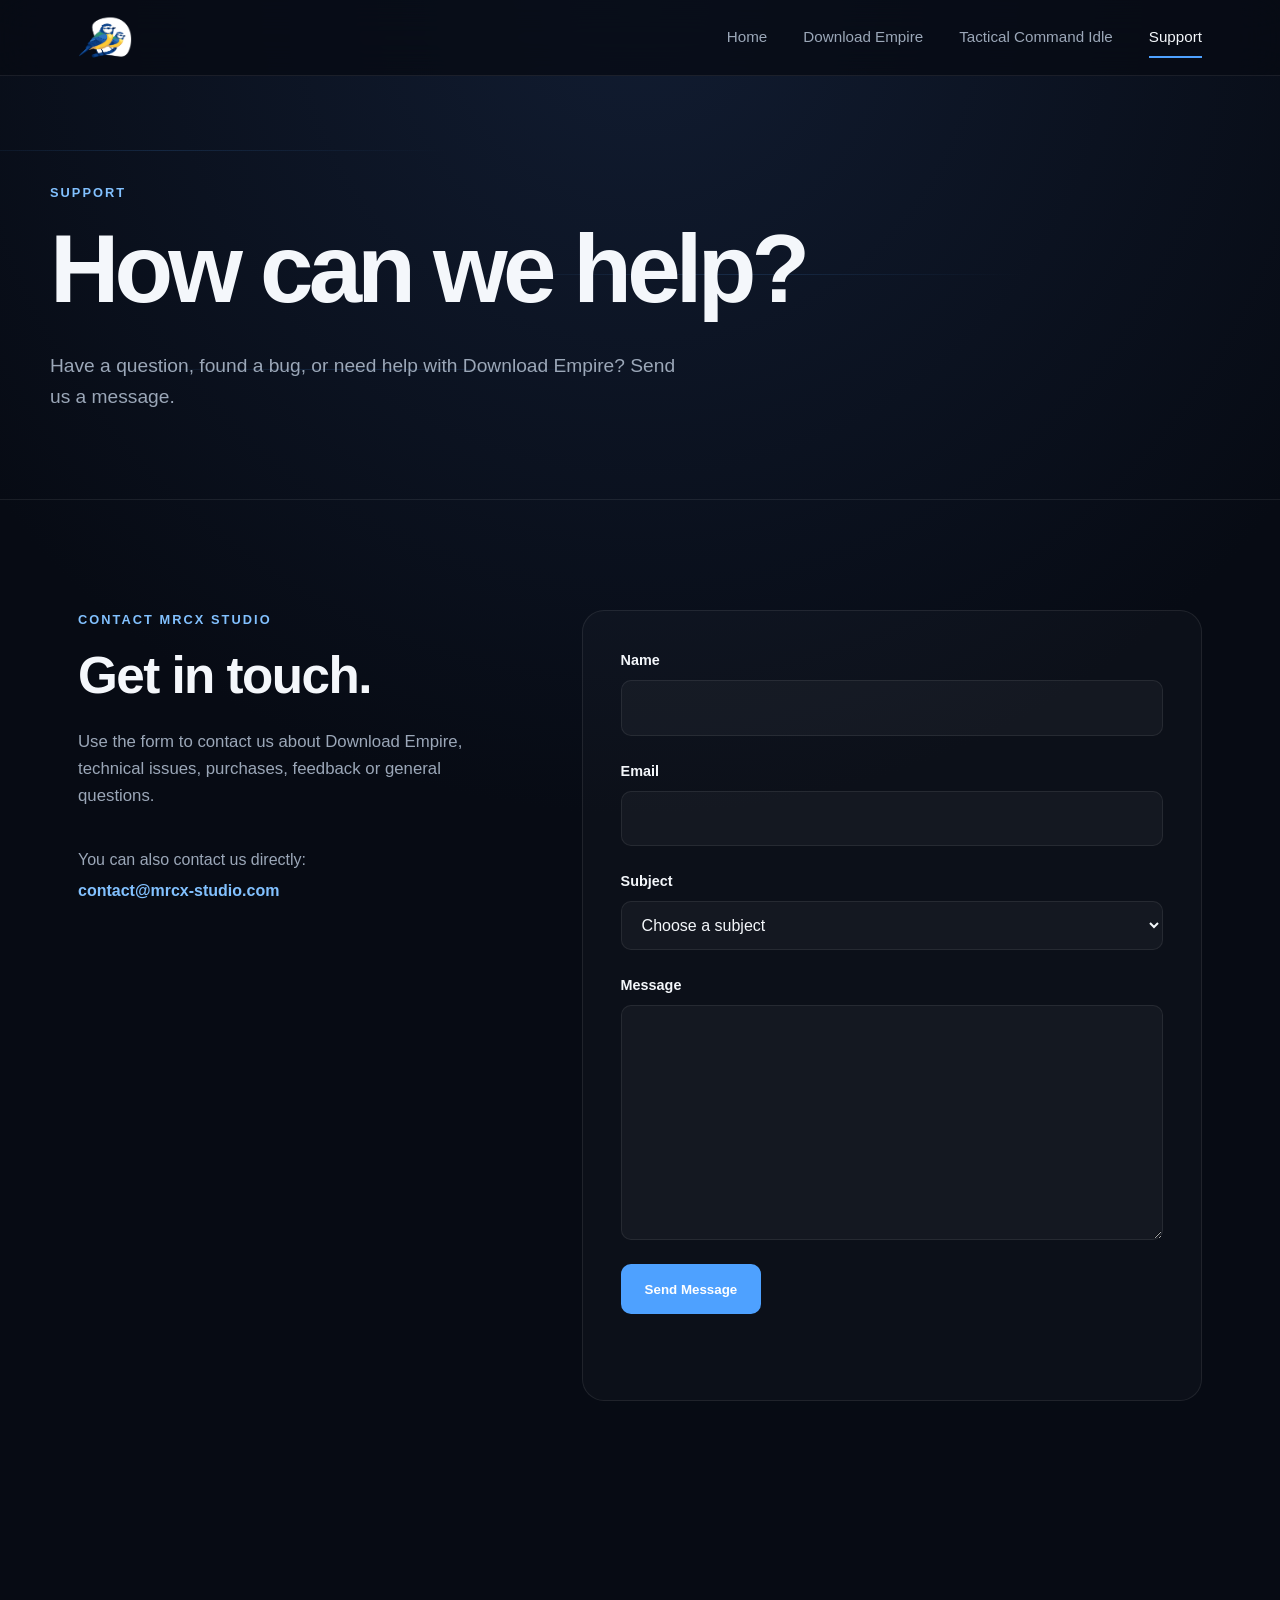
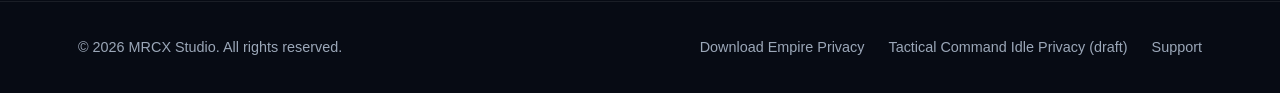
<file: public/support.html>
<!DOCTYPE html>
<html lang="en">
<head>
    <meta charset="UTF-8">
    <meta name="viewport" content="width=device-width, initial-scale=1.0">

    <meta
        name="description"
        content="Contact MRCX Studio for support with Download Empire."
    >

    <title>Support - MRCX Studio</title>

    <link rel="stylesheet" href="assets/css/style.css">
    <link rel="icon" type="image/x-icon" href="assets/images/favicon.png">
    <link rel="canonical" href="https://mrcx-studio.com/support.html">
</head>

<body>

<header class="site-header">
    <nav class="navbar">

        <a href="index.html" class="brand">

            <img
                src="assets/images/company-logo.png"
                alt="MRCX Studio"
                class="brand-logo"
                onerror="this.style.display='none'; this.nextElementSibling.style.display='block';"
            >

            <span class="brand-name">
                MRCX Studio
            </span>

        </a>

        <button
            class="menu-toggle"
            id="menuToggle"
            aria-label="Open navigation menu"
            aria-controls="navLinks"
            aria-expanded="false"
        >
            <span></span>
            <span></span>
            <span></span>
        </button>

        <div class="nav-links" id="navLinks">

            <a href="index.html">
                Home
            </a>

            <a href="download-empire/">
                Download Empire
            </a>

            <a href="tactical-command-idle/">Tactical Command Idle</a>

            <a href="support.html" class="active">
                Support
            </a>

        </div>

    </nav>
</header>


<main>

    <section class="support-hero">

        <div class="hero-background">
            <div class="data-line data-line-1"></div>
            <div class="data-line data-line-2"></div>
            <div class="data-line data-line-3"></div>
        </div>

        <div class="support-hero-content">

            <p class="hero-eyebrow">
                Support
            </p>

            <h1>
                How can we help?
            </h1>

            <p class="hero-description">
                Have a question, found a bug, or need help with
                Download Empire? Send us a message.
            </p>

        </div>

    </section>


    <section class="support-section reveal">

        <div class="support-layout">

            <div class="support-info">

                <p class="section-label">
                    Contact MRCX Studio
                </p>

                <h2>
                    Get in touch.
                </h2>

                <p>
                    Use the form to contact us about Download Empire,
                    technical issues, purchases, feedback or general questions.
                </p>

                <div class="support-email">

                    <span>
                        You can also contact us directly:
                    </span>

                    <a href="mailto:contact@mrcx-studio.com">
                        contact@mrcx-studio.com
                    </a>

                </div>

            </div>


            <div class="support-form-container">

                <form
                    class="support-form"
                    id="supportForm"
                    action="support.php"
                    method="post"
                >

                    <div class="form-field">

                        <label for="name">
                            Name
                        </label>

                        <input
                            type="text"
                            id="name"
                            name="name"
                            maxlength="100"
                            autocomplete="name"
                            required
                        >

                    </div>


                    <div class="form-field">

                        <label for="email">
                            Email
                        </label>

                        <input
                            type="email"
                            id="email"
                            name="email"
                            maxlength="254"
                            autocomplete="email"
                            required
                        >

                    </div>


                    <div class="form-field">

                        <label for="subject">
                            Subject
                        </label>

                        <select
                            id="subject"
                            name="subject"
                            required
                        >

                            <option value="">
                                Choose a subject
                            </option>

                            <option value="Technical Support">
                                Technical Support
                            </option>

                            <option value="Bug Report">
                                Bug Report
                            </option>

                            <option value="Purchase">
                                Purchase
                            </option>

                            <option value="Feedback">
                                Feedback
                            </option>

                            <option value="General Question">
                                General Question
                            </option>

                        </select>

                    </div>


                    <div class="form-field">

                        <label for="message">
                            Message
                        </label>

                        <textarea
                            id="message"
                            name="message"
                            rows="8"
                            maxlength="5000"
                            required
                        ></textarea>

                    </div>


                    <div
                        class="website-field"
                        aria-hidden="true"
                    >

                        <label for="website">
                            Website
                        </label>

                        <input
                            type="text"
                            id="website"
                            name="website"
                            tabindex="-1"
                            autocomplete="off"
                        >

                    </div>


                    <button
                        type="submit"
                        class="button button-primary support-submit"
                    >
                        Send Message
                    </button>


                    <div
                        class="form-status"
                        id="formStatus"
                        aria-live="polite"
                    ></div>

                </form>

            </div>

        </div>

    </section>

</main>


<footer class="site-footer">

    <div class="footer-content">

        <span>
            © 2026 MRCX Studio. All rights reserved.
        </span>

        <div class="footer-links">

            <a href="download-empire/privacy.html">Download Empire Privacy</a>
            <a href="tactical-command-idle/privacy.html">Tactical Command Idle Privacy (draft)</a>

            <a href="support.html">
                Support
            </a>

        </div>

    </div>

</footer>


<script src="assets/js/main.js"></script>

<script>
const supportForm =
    document.getElementById("supportForm");

const formStatus =
    document.getElementById("formStatus");


if (supportForm && formStatus)
{
    supportForm.addEventListener(
        "submit",
        async event =>
        {
            event.preventDefault();

            const submitButton =
                supportForm.querySelector(
                    ".support-submit"
                );

            submitButton.disabled = true;

            formStatus.className =
                "form-status";

            formStatus.textContent =
                "Sending...";

            try
            {
                const response =
                    await fetch(
                        supportForm.action,
                        {
                            method: "POST",
                            body: new FormData(
                                supportForm
                            )
                        }
                    );

                const result =
                    await response.json();

                if (!response.ok)
                {
                    throw new Error(
                        result.message ||
                        "Unable to send message."
                    );
                }

                formStatus.className =
                    "form-status success";

                formStatus.textContent =
                    result.message;

                supportForm.reset();
            }
            catch (error)
            {
                formStatus.className =
                    "form-status error";

                formStatus.textContent =
                    error.message;
            }
            finally
            {
                submitButton.disabled = false;
            }
        }
    );
}
</script>

</body>
</html>
</file>
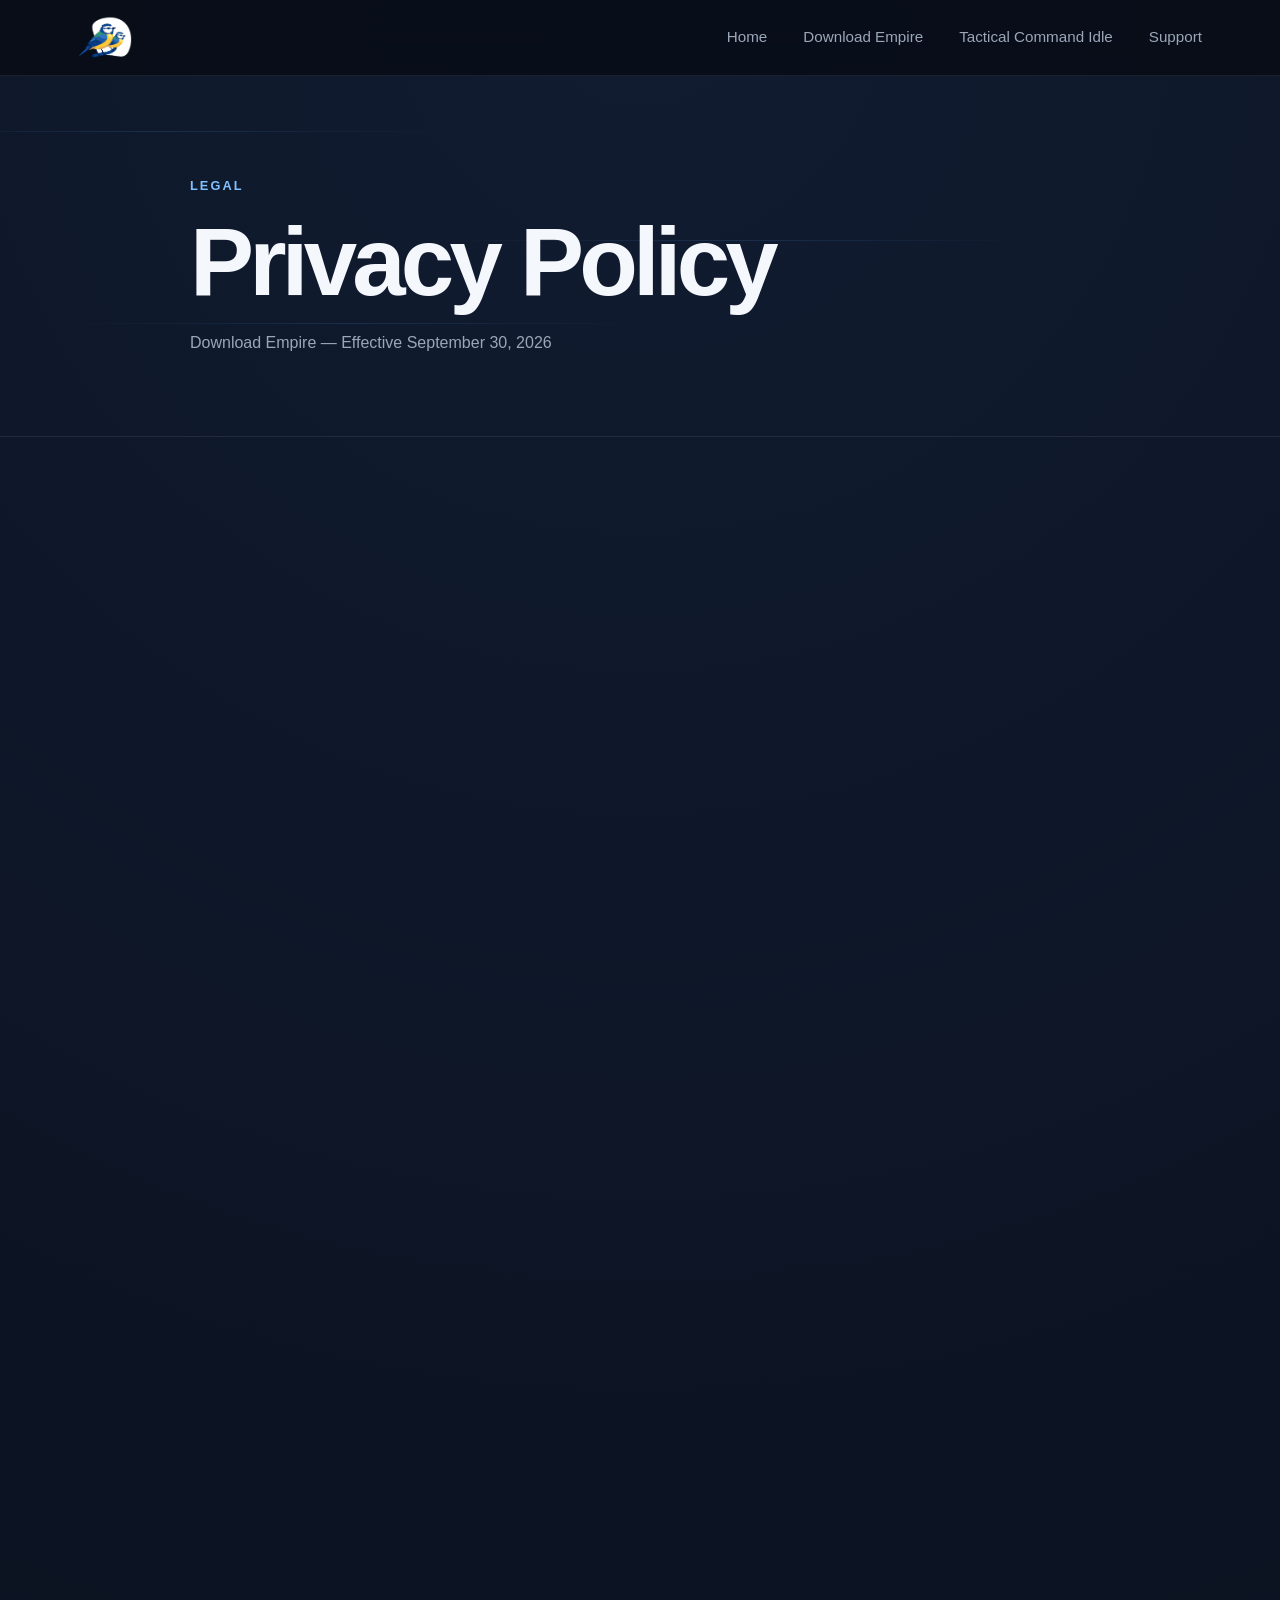
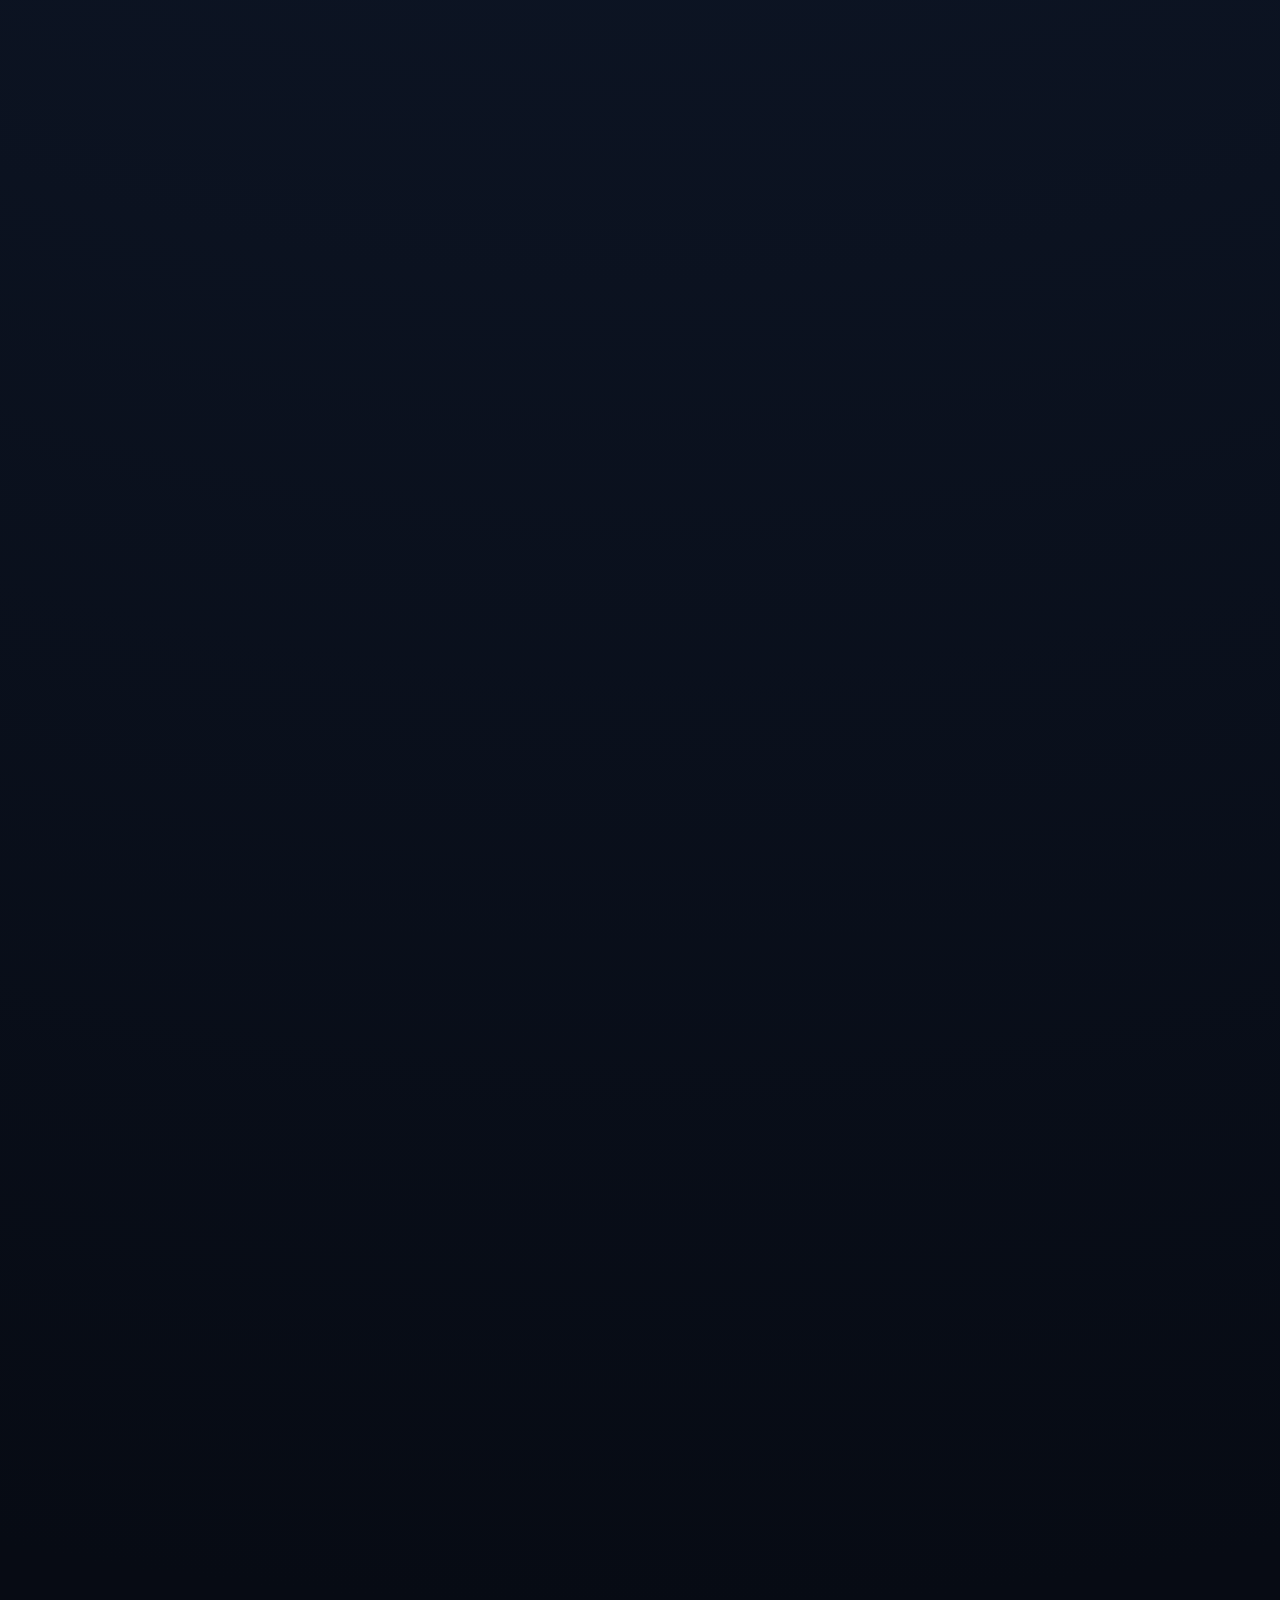
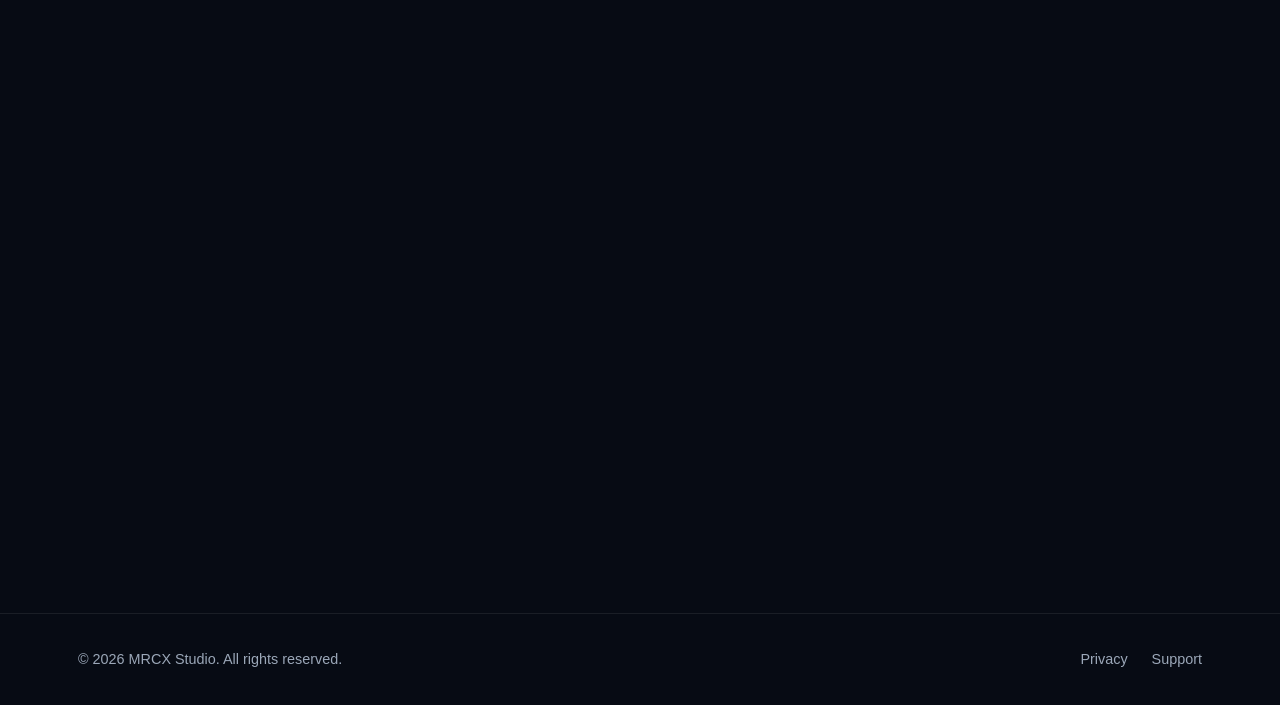
<file: public/download-empire/privacy.html>
<!DOCTYPE html>
<html lang="en">
<head>
    <meta charset="UTF-8">
    <meta name="viewport" content="width=device-width, initial-scale=1.0">
    <meta
        name="description"
        content="Privacy Policy for Download Empire by MRCX Studio"
    >
    <title>Privacy Policy - Download Empire</title>
    <link rel="stylesheet" href="../assets/css/style.css">
    <link rel="icon" type="image/x-icon" href="../assets/images/favicon.png">
    <link rel="canonical" href="https://mrcx-studio.com/download-empire/privacy.html">
</head>
<body>
<header class="site-header">
    <nav class="navbar">
        <a href="../index.html" class="brand">
            <img
                src="../assets/images/company-logo.png"
                alt="MRCX Studio"
                class="brand-logo"
                onerror="this.style.display='none'; this.nextElementSibling.style.display='block';"
            >
            <span class="brand-name">MRCX Studio</span>
        </a>
        <button
            class="menu-toggle"
            id="menuToggle"
            aria-label="Open navigation menu"
            aria-controls="navLinks"
            aria-expanded="false"
        >
            <span></span>
            <span></span>
            <span></span>
        </button>
        <div class="nav-links" id="navLinks">
            <a href="../index.html">
                Home
            </a>
            <a href="../download-empire/">
                Download Empire
            </a>
            <a href="../tactical-command-idle/">Tactical Command Idle</a>
            <a href="../support.html">
                Support
            </a>
        </div>
    </nav>
</header>
<main class="privacy-page">
    <section class="privacy-hero">
        <div class="hero-background">
            <div class="data-line data-line-1"></div>
            <div class="data-line data-line-2"></div>
            <div class="data-line data-line-3"></div>
        </div>
        <div class="privacy-hero-content">
            <p class="hero-eyebrow">
                Legal
            </p>
            <h1>
                Privacy Policy
            </h1>
            <p class="privacy-subtitle">
                Download Empire — Effective September 30, 2026
            </p>
        </div>
    </section>
    <section class="privacy-content reveal">
        <div class="privacy-intro">
            <p>
                MRCX Studio ("we", "us", or "our") operates the mobile game
                <strong>Download Empire</strong>.
            </p>
            <p>
                This Privacy Policy explains what information may be collected when
                you use Download Empire, why it may be collected, how it may be used,
                and the choices available to you.
            </p>
        </div>
        <div class="privacy-contact-card">
            <strong>MRCX Studio</strong>
            <span>
                Email:
                <a href="mailto:contact@mrcx-studio.com">
                    contact@mrcx-studio.com
                </a>
            </span>
            <span>
                Website:
                <a href="https://mrcx-studio.com">
                    https://mrcx-studio.com
                </a>
            </span>
        </div>
        <article class="privacy-section">
            <h2>
                <span>01</span>
                Information We Collect Directly
            </h2>
            <p>
                Download Empire does not require you to create an account.
            </p>
            <p>
                We do not directly request or collect personal information such as your:
            </p>
            <ul>
                <li>name;</li>
                <li>email address;</li>
                <li>postal address;</li>
                <li>phone number;</li>
                <li>contacts;</li>
                <li>photos;</li>
                <li>precise location;</li>
                <li>microphone or camera data.</li>
            </ul>
            <p>
                Game progress and settings are stored locally on your device unless
                otherwise stated in a future version of the game.
            </p>
        </article>
        <article class="privacy-section">
            <h2>
                <span>02</span>
                Advertising
            </h2>
            <p>
                Download Empire uses rewarded advertising. You may voluntarily choose
                to watch an advertisement in exchange for an in-game benefit.
            </p>
            <p>
                Advertising is provided and mediated using services including:
            </p>
            <ul>
                <li>Unity LevelPlay;</li>
                <li>ironSource;</li>
                <li>Unity Ads;</li>
                <li>Google AdMob.</li>
            </ul>
            <p>
                These services may process information to provide advertisements,
                measure advertising performance, prevent fraud, perform attribution,
                and improve advertising services.
            </p>
            <p>
                This information may include:
            </p>
            <ul>
                <li>device identifiers;</li>
                <li>advertising identifiers where permitted;</li>
                <li>IP address;</li>
                <li>device and operating system information;</li>
                <li>application version and device configuration;</li>
                <li>advertising impressions and interactions;</li>
                <li>approximate location derived from technical information such as IP address;</li>
                <li>diagnostic and performance information;</li>
                <li>fraud prevention and advertising measurement information.</li>
            </ul>
        </article>
        <article class="privacy-section">
            <h2>
                <span>03</span>
                Personalized Advertising and Consent
            </h2>
            <p>
                In regions where consent is legally required, including the European
                Economic Area, United Kingdom and Switzerland, advertising partners
                may request your consent before using certain information for
                personalized advertising.
            </p>
            <p>
                If you do not consent to personalized advertising, Download Empire
                may still display non-personalized or contextual rewarded
                advertisements where permitted.
            </p>
        </article>
        <article class="privacy-section">
            <h2>
                <span>04</span>
                App Tracking Transparency on iOS
            </h2>
            <p>
                On supported Apple devices, Download Empire may request permission
                through Apple's App Tracking Transparency (ATT) system.
            </p>
            <p>
                If you allow tracking, advertising providers may be permitted to
                access the device advertising identifier and use information for
                advertising measurement or personalized advertising, subject to
                applicable law and your other privacy choices.
            </p>
            <p>
                If you select <strong>Ask App Not to Track</strong>, the game will
                continue to function and rewarded advertisements may still be
                available.
            </p>
        </article>
        <article class="privacy-section">
            <h2>
                <span>05</span>
                Analytics and Diagnostics
            </h2>
            <p>
                Download Empire uses Unity Analytics to help us understand how the game is
                used and to improve the player experience, game balance, performance, and
                future updates.
            </p>
            <p>
                Analytics data is collected only when analytics collection is permitted
                through the privacy choices presented in the game. Your analytics choice
                is separate from your advertising consent and advertising privacy choices.
                Declining analytics does not prevent you from playing Download Empire.
            </p>
            <p>
                Unity Analytics may process information including:
            </p>
            <ul>
                <li>application session and usage information;</li>
                <li>device and operating system information;</li>
                <li>application version and platform information;</li>
                <li>IP address;</li>
                <li>approximate location derived from technical information such as IP address;</li>
                <li>a unique installation-specific identifier;</li>
                <li>a Unity Analytics user identifier, which by default is based on the installation identifier;</li>
                <li>technical, diagnostic, and performance information.</li>
            </ul>
            <p>
                Unity Analytics automatically records standard application lifecycle and
                session events. Download Empire does not currently send custom gameplay
                analytics events containing additional player-defined personal information.
            </p>
            <p>
                Unity may also process diagnostic information associated with the
                application, such as technical performance information, errors, exceptions,
                crash information, or other information used to maintain application
                stability, where the relevant Unity diagnostic services are enabled.
            </p>
        </article>
        <article class="privacy-section">
            <h2>
                <span>06</span>
                In-App Purchases
            </h2>
            <p>
                Download Empire may offer in-app purchases, including an option to
                remove advertising requirements.
            </p>
            <p>
                Purchases are processed by the platform through which you obtained the
                application, such as the Apple App Store or Google Play.
            </p>
            <p>
                We do not directly receive or store your full payment card or banking
                information.
            </p>
        </article>
        <article class="privacy-section">
            <h2>
                <span>07</span>
                Third-Party Services
            </h2>
            <p>
                Third-party services used by Download Empire may independently process
                information.
            </p>
            <p>
                <strong>Unity Technologies / Unity Analytics / Unity LevelPlay / Unity Ads / ironSource</strong><br>
                <a
                    href="https://unity.com/legal/privacy-policy"
                    target="_blank"
                    rel="noopener noreferrer"
                >
                    Unity Privacy Policy
                </a>
            </p>
            <p>
                <strong>Google AdMob</strong><br>
                <a
                    href="https://policies.google.com/privacy"
                    target="_blank"
                    rel="noopener noreferrer"
                >
                    Google Privacy Policy
                </a>
            </p>
        </article>
        <article class="privacy-section">
            <h2>
                <span>08</span>
                Data Sharing
            </h2>
            <p>
                We do not sell personal information directly.
            </p>
            <p>
                Information may be shared with or processed by service providers when
                necessary for advertising delivery, advertising measurement, fraud
                prevention, diagnostics, crash reporting, analytics, purchase
                processing, security, or legal compliance.
            </p>
        </article>
        <article class="privacy-section">
            <h2>
                <span>09</span>
                Data Retention
            </h2>
            <p>
                Game save data stored locally remains on your device until it is
                deleted by the game, operating system, or by uninstalling the
                application.
            </p>
            <p>
                Information processed by third-party providers is retained according
                to their own retention policies and applicable legal requirements.
            </p>
        </article>
        <article class="privacy-section">
            <h2>
                <span>10</span>
                Children's Privacy
            </h2>
            <p>
                Download Empire is intended for a general audience and is
                <strong>not directed to children</strong>.
            </p>
            <p>
                We do not knowingly collect personal information directly from
                children.
            </p>
        </article>
        <article class="privacy-section">
            <h2>
                <span>11</span>
                Your Privacy Rights
            </h2>
            <p>
                Depending on where you live, you may have rights concerning personal
                information, including rights to request access, correction or
                deletion, withdraw consent, object to certain processing, or opt out
                of certain forms of targeted advertising or data sharing.
            </p>
            <p>
                For requests concerning Download Empire, contact
                <a href="mailto:contact@mrcx-studio.com">
                    contact@mrcx-studio.com
                </a>.
            </p>
        </article>
        <article class="privacy-section">
            <h2>
                <span>12</span>
                European Users
            </h2>
            <p>
                Users located in the European Economic Area, United Kingdom or
                Switzerland may be asked to provide consent before advertising
                technologies are used for purposes requiring consent.
            </p>
            <p>
                Consent may be withdrawn where applicable without affecting the
                lawfulness of processing performed before withdrawal.
            </p>
        </article>
        <article class="privacy-section">
            <h2>
                <span>13</span>
                Canadian Users
            </h2>
            <p>
                MRCX Studio operates from Canada. Canadian users may have rights under
                applicable federal or provincial privacy legislation.
            </p>
        </article>
        <article class="privacy-section">
            <h2>
                <span>14</span>
                International Processing
            </h2>
            <p>
                Third-party technology providers may process information in countries
                other than your own, including Canada, the United States, and other
                jurisdictions in which those providers operate.
            </p>
        </article>
        <article class="privacy-section">
            <h2>
                <span>15</span>
                Security
            </h2>
            <p>
                We take reasonable measures to limit unnecessary data collection and
                use reputable third-party service providers. No electronic
                transmission or storage system can be guaranteed to be completely
                secure.
            </p>
        </article>
        <article class="privacy-section">
            <h2>
                <span>16</span>
                Changes to This Privacy Policy
            </h2>
            <p>
                We may update this Privacy Policy when Download Empire, its features,
                service providers, or applicable legal requirements change.
            </p>
            <p>
                The current version will always be available at:
                <a href="https://mrcx-studio.com/download-empire/privacy.html">
                    https://mrcx-studio.com/download-empire/privacy.html
                </a>
            </p>
        </article>
        <article class="privacy-section">
            <h2>
                <span>17</span>
                Contact
            </h2>
            <div class="privacy-contact-card">
                <strong>MRCX Studio</strong>
                <span>
                    Email:
                    <a href="mailto:contact@mrcx-studio.com">
                        contact@mrcx-studio.com
                    </a>
                </span>
                <span>
                    Website:
                    <a href="https://mrcx-studio.com">
                        https://mrcx-studio.com
                    </a>
                </span>
            </div>
        </article>
    </section>
</main>
<footer class="site-footer">
    <div class="footer-content">
        <span>
            © 2026 MRCX Studio. All rights reserved.
        </span>
        <div class="footer-links">
            <a href="../download-empire/privacy.html">
                Privacy
            </a>
            <a href="../support.html">
                Support
            </a>
        </div>
    </div>
</footer>
<script src="../assets/js/main.js"></script>
</body>
</html>
</file>
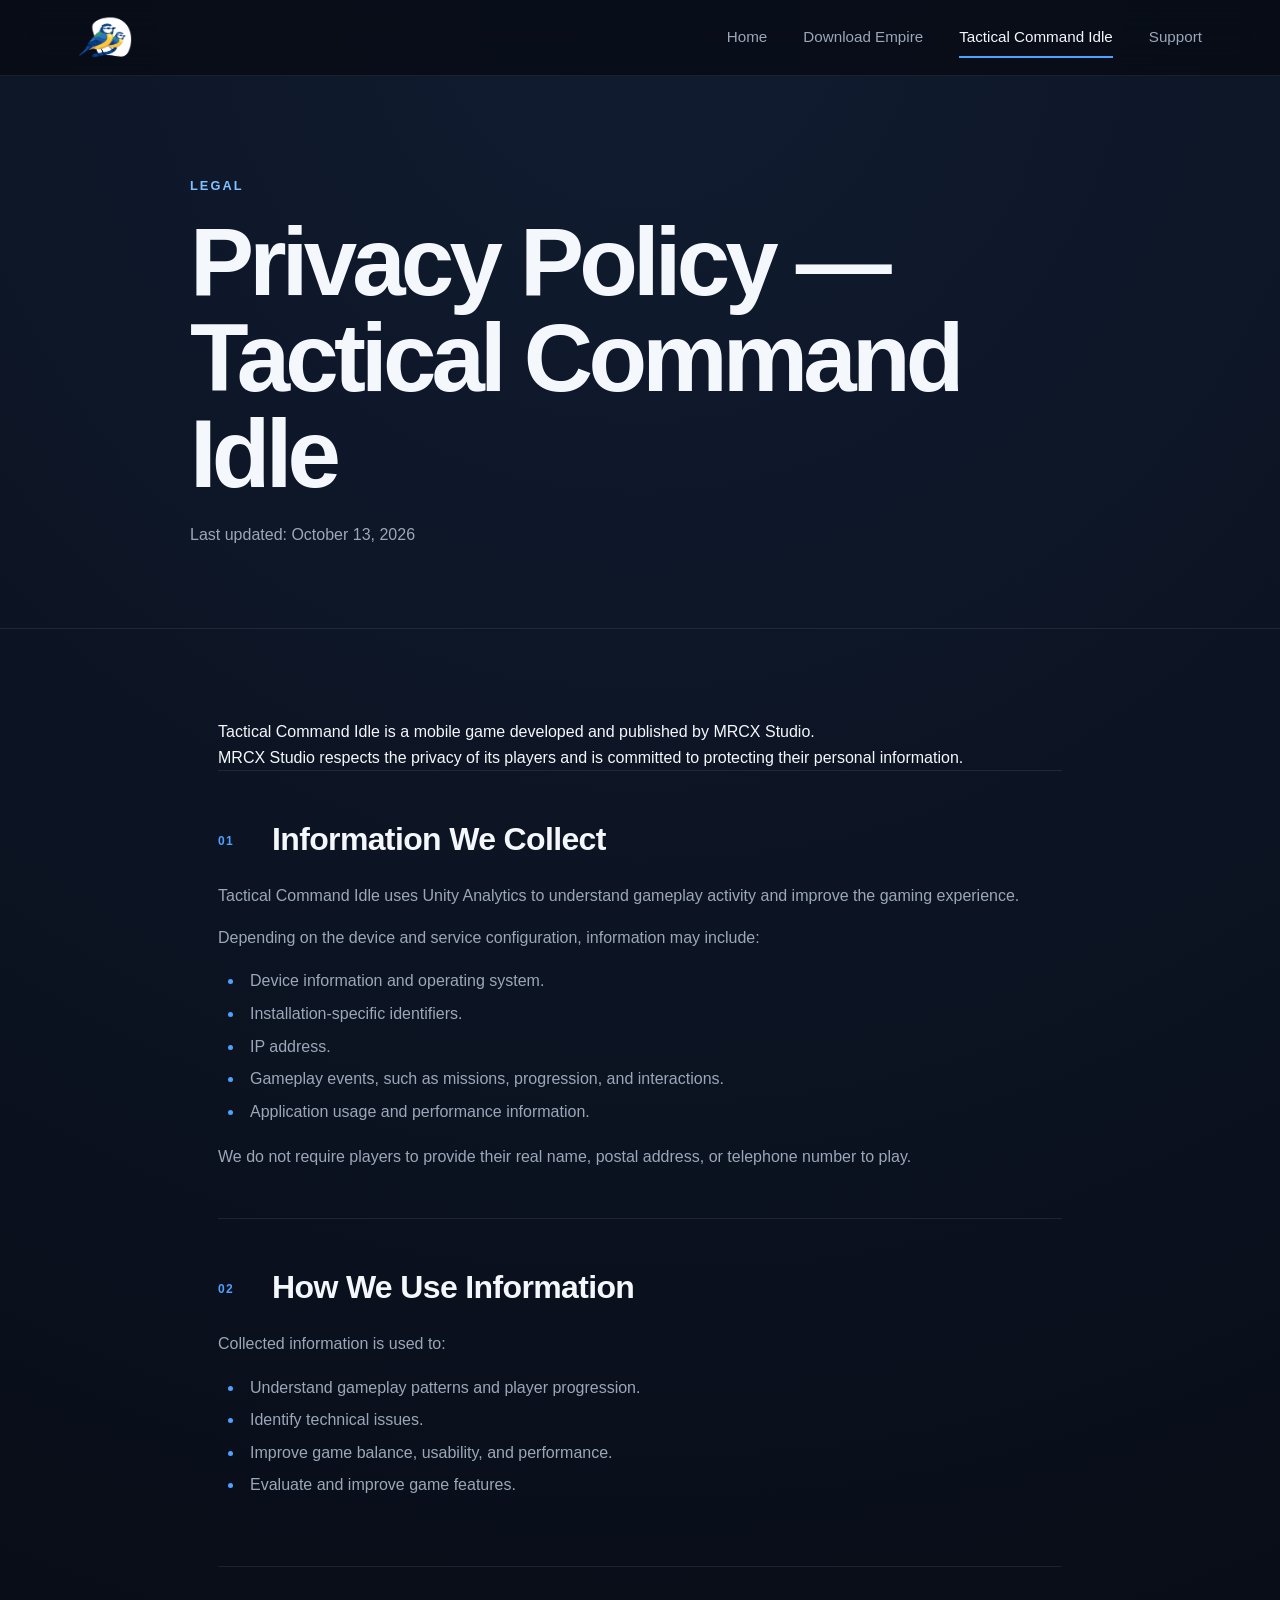
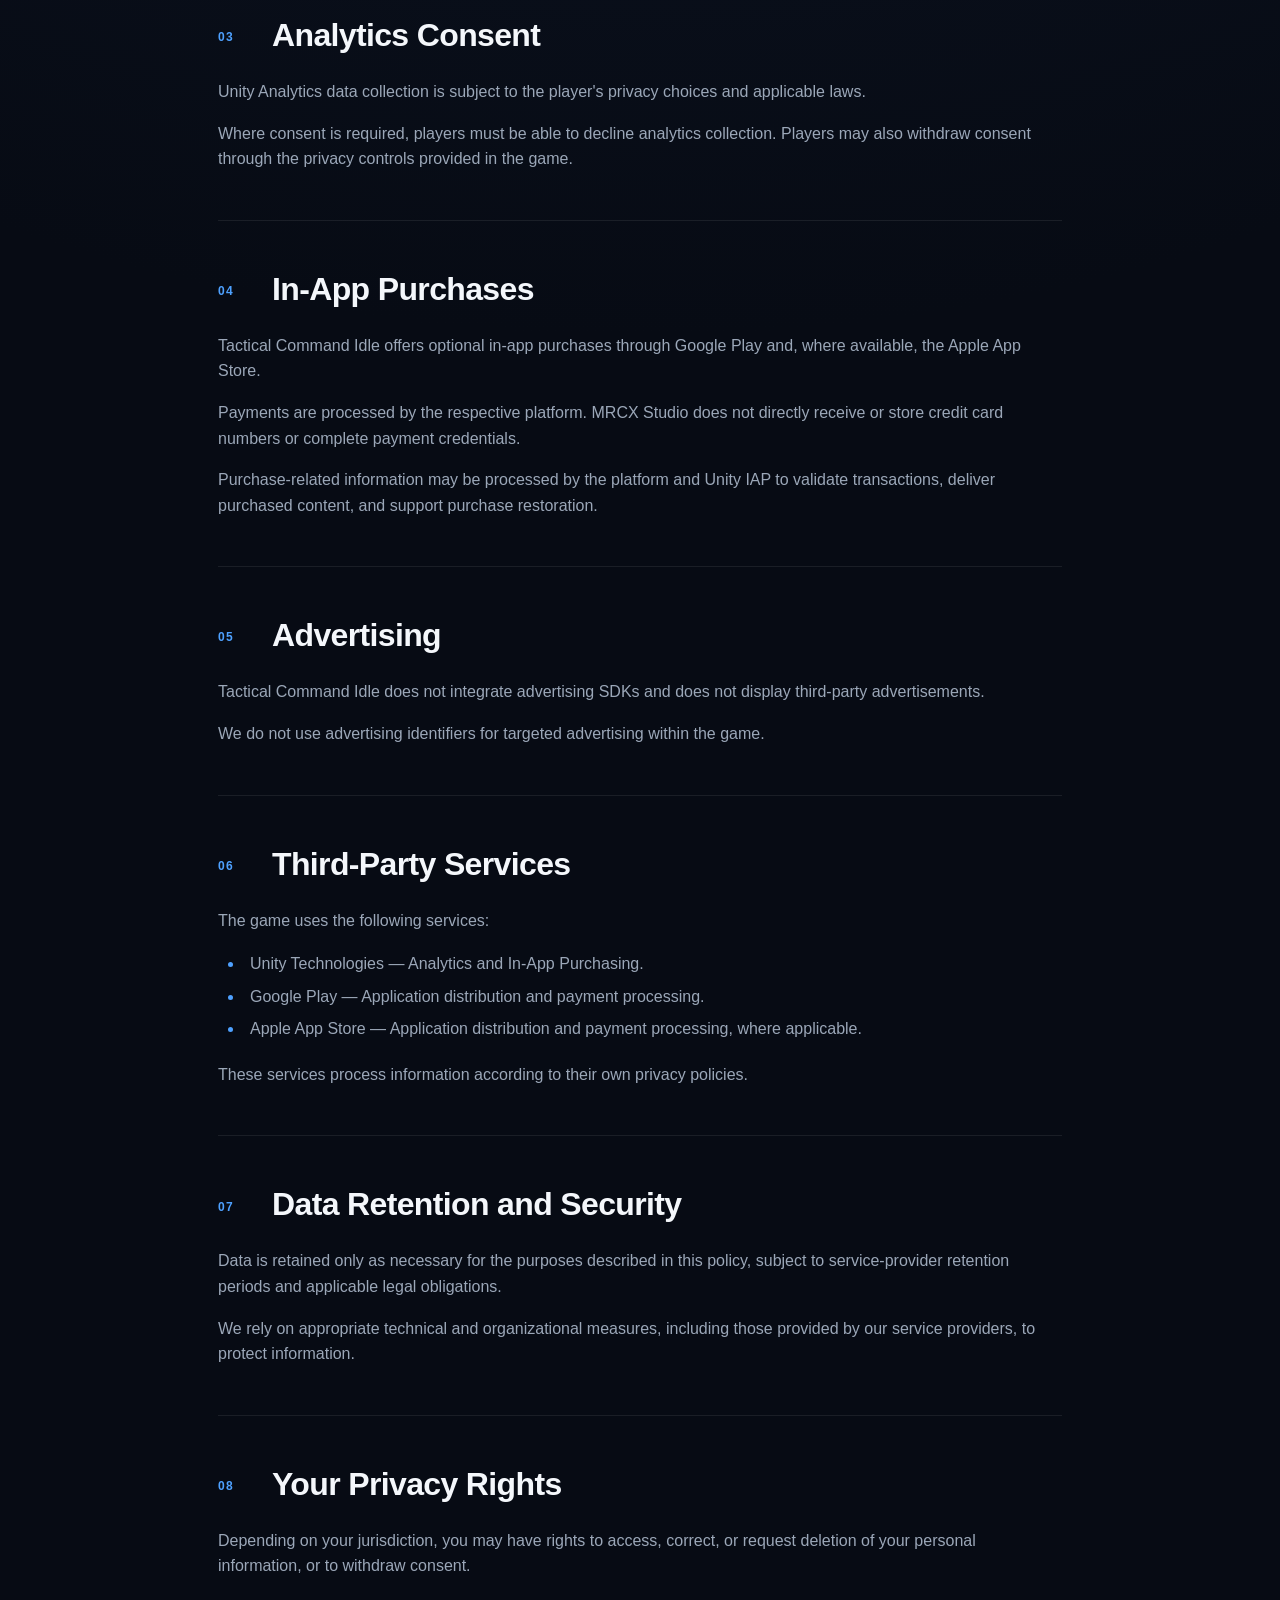
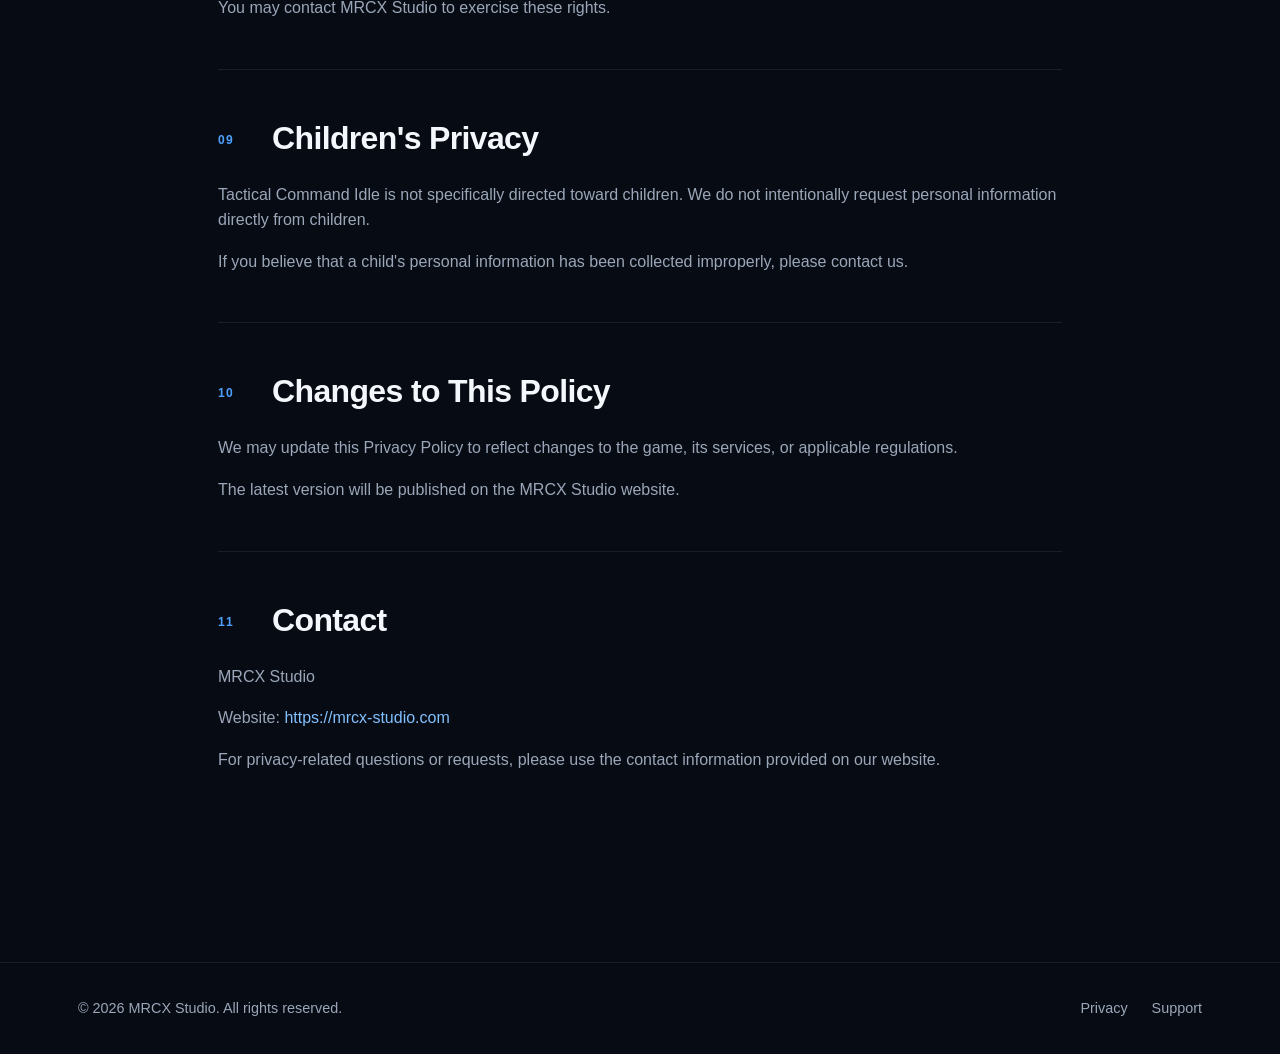
<file: public/tactical-command-idle/privacy.html>
<!DOCTYPE html>
<html lang="en"><head><meta charset="UTF-8"><meta name="viewport" content="width=device-width, initial-scale=1.0">
<title>Privacy Policy — Tactical Command Idle — MRCX Studio</title><meta name="description" content="Privacy Policy for Tactical Command Idle by MRCX Studio.">
<link rel="canonical" href="https://mrcx-studio.com/tactical-command-idle/privacy.html">
<meta name="robots" content="noindex, follow">
<link rel="stylesheet" href="../assets/css/style.css"><link rel="icon" type="image/png" href="../assets/images/favicon.png"></head><body>
<header class="site-header">
    <nav class="navbar">
        <a href="../index.html" class="brand">
            <img
                src="../assets/images/company-logo.png"
                alt="MRCX Studio"
                class="brand-logo"
                onerror="this.style.display='none'; this.nextElementSibling.style.display='block';"
            >
            <span class="brand-name">MRCX Studio</span>
        </a>
        <button
            class="menu-toggle"
            id="menuToggle"
            aria-label="Open navigation menu"
            aria-controls="navLinks"
            aria-expanded="false"
        >
            <span></span>
            <span></span>
            <span></span>
        </button>
        <div class="nav-links" id="navLinks">
            <a href="../index.html">
                Home
            </a>
            <a href="../download-empire/">
                Download Empire
            </a>
            <a href="../tactical-command-idle/" class="active">Tactical Command Idle</a>
            <a href="../support.html">
                Support
            </a>
        </div>
    </nav>
</header>
<main class="privacy-page">
<section class="privacy-hero"><div class="privacy-hero-content"><p class="hero-eyebrow">Legal</p><h1>Privacy Policy — Tactical Command Idle</h1><p class="privacy-subtitle">Last updated: October 13, 2026</p></div></section>
<section class="privacy-content">
<p>Tactical Command Idle is a mobile game developed and published by MRCX Studio.</p>
<p>MRCX Studio respects the privacy of its players and is committed to protecting their personal information.</p>
<article class="privacy-section">
<h2><span>01</span>Information We Collect</h2>
<p>Tactical Command Idle uses Unity Analytics to understand gameplay activity and improve the gaming experience.</p>
<p>Depending on the device and service configuration, information may include:</p>
<ul>
<li>Device information and operating system.</li>
<li>Installation-specific identifiers.</li>
<li>IP address.</li>
<li>Gameplay events, such as missions, progression, and interactions.</li>
<li>Application usage and performance information.</li>
</ul>
<p>We do not require players to provide their real name, postal address, or telephone number to play.</p>
</article>
<article class="privacy-section">
<h2><span>02</span>How We Use Information</h2>
<p>Collected information is used to:</p>
<ul>
<li>Understand gameplay patterns and player progression.</li>
<li>Identify technical issues.</li>
<li>Improve game balance, usability, and performance.</li>
<li>Evaluate and improve game features.</li>
</ul>
</article>
<article class="privacy-section">
<h2><span>03</span>Analytics Consent</h2>
<p>Unity Analytics data collection is subject to the player's privacy choices and applicable laws.</p>
<p>Where consent is required, players must be able to decline analytics collection. Players may also withdraw consent through the privacy controls provided in the game.</p>
</article>
<article class="privacy-section">
<h2><span>04</span>In-App Purchases</h2>
<p>Tactical Command Idle offers optional in-app purchases through Google Play and, where available, the Apple App Store.</p>
<p>Payments are processed by the respective platform. MRCX Studio does not directly receive or store credit card numbers or complete payment credentials.</p>
<p>Purchase-related information may be processed by the platform and Unity IAP to validate transactions, deliver purchased content, and support purchase restoration.</p>
</article>
<article class="privacy-section">
<h2><span>05</span>Advertising</h2>
<p>Tactical Command Idle does not integrate advertising SDKs and does not display third-party advertisements.</p>
<p>We do not use advertising identifiers for targeted advertising within the game.</p>
</article>
<article class="privacy-section">
<h2><span>06</span>Third-Party Services</h2>
<p>The game uses the following services:</p>
<ul>
<li>Unity Technologies — Analytics and In-App Purchasing.</li>
<li>Google Play — Application distribution and payment processing.</li>
<li>Apple App Store — Application distribution and payment processing, where applicable.</li>
</ul>
<p>These services process information according to their own privacy policies.</p>
</article>
<article class="privacy-section">
<h2><span>07</span>Data Retention and Security</h2>
<p>Data is retained only as necessary for the purposes described in this policy, subject to service-provider retention periods and applicable legal obligations.</p>
<p>We rely on appropriate technical and organizational measures, including those provided by our service providers, to protect information.</p>
</article>
<article class="privacy-section">
<h2><span>08</span>Your Privacy Rights</h2>
<p>Depending on your jurisdiction, you may have rights to access, correct, or request deletion of your personal information, or to withdraw consent.</p>
<p>You may contact MRCX Studio to exercise these rights.</p>
</article>
<article class="privacy-section">
<h2><span>09</span>Children's Privacy</h2>
<p>Tactical Command Idle is not specifically directed toward children. We do not intentionally request personal information directly from children.</p>
<p>If you believe that a child's personal information has been collected improperly, please contact us.</p>
</article>
<article class="privacy-section">
<h2><span>10</span>Changes to This Policy</h2>
<p>We may update this Privacy Policy to reflect changes to the game, its services, or applicable regulations.</p>
<p>The latest version will be published on the MRCX Studio website.</p>
</article>
<article class="privacy-section">
<h2><span>11</span>Contact</h2>
<p>MRCX Studio</p>
<p>Website: <a href="https://mrcx-studio.com">https://mrcx-studio.com</a></p>
<p>For privacy-related questions or requests, please use the contact information provided on our website.</p>
</article>
</section>
</main><footer class="site-footer"><div class="footer-content"><span>© 2026 MRCX Studio. All rights reserved.</span><div class="footer-links"><a href="privacy.html">Privacy</a><a href="../support.html">Support</a></div></div></footer><script src="../assets/js/main.js"></script></body></html>
</file>
<file: public/assets/css/style.css>
:root {
    --background: #070b14;
    --background-secondary: #0c1220;
    --surface: #111827;
    --surface-hover: #172033;

    --text: #f4f7fb;
    --text-secondary: #9ba7b8;

    --accent: #4ea1ff;
    --accent-light: #82c1ff;

    --border: rgba(255, 255, 255, 0.08);

    --header-height: 76px;

    --content-width: 1180px;
}


* {
    box-sizing: border-box;
    margin: 0;
    padding: 0;
}


html {
    scroll-behavior: smooth;
}


body {
    background:
        radial-gradient(
            circle at top,
            #111c31 0,
            var(--background) 45%
        );

    color: var(--text);

    font-family:
        -apple-system,
        BlinkMacSystemFont,
        "Segoe UI",
        sans-serif;

    line-height: 1.6;
}


a {
    color: inherit;
}


.site-header {
    position: fixed;

    top: 0;
    left: 0;

    width: 100%;

    height: var(--header-height);

    z-index: 1000;

    background: rgba(7, 11, 20, 0.78);

    backdrop-filter: blur(18px);
    -webkit-backdrop-filter: blur(18px);

    border-bottom: 1px solid var(--border);
}


.navbar {
    max-width: var(--content-width);

    height: 100%;

    margin: auto;

    padding: 0 28px;

    display: flex;

    align-items: center;
    justify-content: space-between;
}


.brand {
    min-width: 180px;
    min-height: 48px;

    display: flex;

    align-items: center;

    text-decoration: none;
}


.brand-logo {
    display: block;

    max-width: 180px;
    max-height: 46px;

    width: auto;
    height: auto;

    object-fit: contain;
}


.brand-name {
    display: none;

    font-size: 1.2rem;
    font-weight: 700;

    letter-spacing: 0.02em;
}


.nav-links {
    display: flex;

    align-items: center;

    gap: 36px;
}


.nav-links a {
    position: relative;

    color: var(--text-secondary);

    font-size: 0.95rem;
    font-weight: 500;

    text-decoration: none;

    transition:
        color 0.25s ease;
}


.nav-links a:hover {
    color: var(--text);
}


.nav-links a::after {
    content: "";

    position: absolute;

    left: 0;
    bottom: -8px;

    width: 0;
    height: 2px;

    background: var(--accent);

    transition:
        width 0.25s ease;
}


.nav-links a:hover::after,
.nav-links a.active::after {
    width: 100%;
}


.nav-links a.active {
    color: var(--text);
}


.menu-toggle {
    display: none;

    width: 36px;
    height: 36px;

    background: none;

    border: 0;

    cursor: pointer;
}


.menu-toggle span {
    display: block;

    width: 24px;
    height: 2px;

    margin: 5px auto;

    background: var(--text);

    transition: 0.25s ease;
}


.hero {
    position: relative;

    min-height: 92vh;

    padding:
        calc(var(--header-height) + 80px)
        28px
        80px;

    display: flex;

    align-items: center;

    overflow: hidden;
}


.hero-content {
    position: relative;

    z-index: 2;

    width: 100%;
    max-width: var(--content-width);

    margin: auto;
}


.hero-eyebrow,
.section-label {
    margin-bottom: 18px;

    color: var(--accent-light);

    font-size: 0.8rem;
    font-weight: 700;

    text-transform: uppercase;

    letter-spacing: 0.16em;
}


.hero h1 {
    max-width: 900px;

    font-size:
        clamp(
            3rem,
            7vw,
            6.5rem
        );

    line-height: 0.98;

    letter-spacing: -0.045em;
}


.hero h1 span {
    display: block;

    color: var(--text-secondary);
}


.hero-description {
    max-width: 630px;

    margin-top: 34px;

    color: var(--text-secondary);

    font-size: 1.2rem;
}


.hero-actions {
    margin-top: 42px;

    display: flex;

    gap: 16px;

    flex-wrap: wrap;
}


.button {
    display: inline-flex;

    align-items: center;
    justify-content: center;

    min-height: 50px;

    padding: 0 24px;

    border-radius: 10px;

    font-weight: 600;

    text-decoration: none;

    transition:
        transform 0.2s ease,
        background 0.2s ease,
        border 0.2s ease;
}


.button:hover {
    transform: translateY(-2px);
}


.button-primary {
    background: var(--accent);

    color: white;
}


.button-primary:hover {
    background: #65adff;
}


.button-secondary {
    border: 1px solid var(--border);

    background: rgba(255, 255, 255, 0.03);
}


.button-secondary:hover {
    background: rgba(255, 255, 255, 0.07);
}


.hero-background {
    position: absolute;

    inset: 0;

    pointer-events: none;
}


.data-line {
    position: absolute;

    height: 1px;

    width: 45vw;

    opacity: 0.15;

    background:
        linear-gradient(
            90deg,
            transparent,
            var(--accent),
            transparent
        );

    animation:
        dataFlow 9s linear infinite;
}


.data-line-1 {
    top: 30%;
    left: -10%;
}


.data-line-2 {
    top: 55%;
    left: 35%;

    animation-delay: -3s;
}


.data-line-3 {
    top: 74%;
    left: 5%;

    animation-delay: -6s;
}


@keyframes dataFlow {
    0% {
        transform: translateX(-20%);
    }

    50% {
        transform: translateX(40%);
    }

    100% {
        transform: translateX(-20%);
    }
}


.section {
    padding: 120px 28px;
}


.section-content {
    max-width: 760px;

    margin: auto;
}


.section h2 {
    margin-bottom: 26px;

    font-size:
        clamp(
            2.4rem,
            5vw,
            4rem
        );

    line-height: 1.1;

    letter-spacing: -0.03em;
}


.section-text {
    margin-top: 18px;

    color: var(--text-secondary);

    font-size: 1.1rem;
}


.game-highlight {
    max-width: var(--content-width);

    margin: auto;
}


.game-card {
    position: relative;

    overflow: hidden;

    min-height: 420px;

    display: grid;

    grid-template-columns:
        1.2fr
        0.8fr;

    border: 1px solid var(--border);

    border-radius: 24px;

    background:
        linear-gradient(
            135deg,
            rgba(78, 161, 255, 0.11),
            rgba(255, 255, 255, 0.02)
        );

    transition:
        transform 0.3s ease,
        border-color 0.3s ease;
}


.game-card:hover {
    transform: translateY(-5px);

    border-color: rgba(78, 161, 255, 0.4);
}


.game-card-content {
    padding: 64px;
}


.game-card-content p:not(.section-label) {
    max-width: 600px;

    margin-bottom: 28px;

    color: var(--text-secondary);

    font-size: 1.1rem;
}


.text-link {
    color: var(--accent-light);

    font-weight: 600;

    text-decoration: none;
}


.game-card-visual {
    display: flex;

    flex-direction: column;

    align-items: center;
    justify-content: center;

    gap: 30px;

    background:
        radial-gradient(
            circle,
            rgba(78, 161, 255, 0.18),
            transparent 65%
        );
}


.download-icon {
    display: flex;

    align-items: center;
    justify-content: center;

    width: 120px;
    height: 120px;

    border-radius: 28px;

    background: rgba(78, 161, 255, 0.12);

    color: var(--accent-light);

    font-size: 4rem;

    animation:
        downloadPulse 2.5s ease-in-out infinite;
}


@keyframes downloadPulse {
    0%,
    100% {
        transform: translateY(0);
    }

    50% {
        transform: translateY(8px);
    }
}


.speed-display {
    text-align: center;
}


.speed-display span {
    display: block;

    color: var(--text-secondary);

    font-size: 0.85rem;
}


.speed-display strong {
    display: block;

    margin-top: 5px;

    font-size: 1.4rem;
}


.site-footer {
    margin-top: 60px;

    border-top: 1px solid var(--border);
}


.footer-content {
    max-width: var(--content-width);

    margin: auto;

    padding: 34px 28px;

    display: flex;

    align-items: center;
    justify-content: space-between;

    color: var(--text-secondary);

    font-size: 0.9rem;
}


.footer-links {
    display: flex;

    gap: 24px;
}


.footer-links a {
    text-decoration: none;
}


.footer-links a:hover {
    color: var(--text);
}


.reveal {
    opacity: 0;

    transform: translateY(30px);

    transition:
        opacity 0.7s ease,
        transform 0.7s ease;
}


.reveal.visible {
    opacity: 1;

    transform: translateY(0);
}


@media (max-width: 800px) {

    .menu-toggle {
        display: block;
    }


    .nav-links {
        position: absolute;

        top: var(--header-height);
        left: 0;

        width: 100%;

        padding: 24px 28px;

        display: none;

        flex-direction: column;

        align-items: flex-start;

        gap: 24px;

        background: rgba(7, 11, 20, 0.97);

        border-bottom: 1px solid var(--border);
    }


    .nav-links.open {
        display: flex;
    }


    .game-card {
        grid-template-columns: 1fr;
    }


    .game-card-content {
        padding: 42px 30px;
    }


    .game-card-visual {
        min-height: 300px;
    }


    .footer-content {
        gap: 20px;

        flex-direction: column;

        align-items: flex-start;
    }

}


@media (prefers-reduced-motion: reduce) {

    * {
        scroll-behavior: auto !important;

        animation-duration: 0.01ms !important;
        animation-iteration-count: 1 !important;

        transition-duration: 0.01ms !important;
    }

}

.game-hero {
    position: relative;

    min-height: 82vh;

    padding:
        calc(var(--header-height) + 90px)
        28px
        90px;

    display: flex;

    align-items: center;

    overflow: hidden;
}


.game-hero-content {
    position: relative;

    z-index: 2;

    width: 100%;
    max-width: var(--content-width);

    margin: auto;
}


.game-hero h1 {
    font-size:
        clamp(
            4rem,
            10vw,
            8rem
        );

    line-height: 0.95;

    letter-spacing: -0.055em;
}


.game-hero-tagline {
    margin-top: 20px;

    color: var(--accent-light);

    font-size:
        clamp(
            1.4rem,
            3vw,
            2rem
        );

    font-weight: 600;
}


.features-section {
    max-width: var(--content-width);

    margin: auto;

    padding: 40px 28px 120px;
}


.features-grid {
    display: grid;

    grid-template-columns:
        repeat(3, 1fr);

    gap: 22px;
}


.feature-card {
    padding: 38px;

    border: 1px solid var(--border);

    border-radius: 20px;

    background:
        rgba(255, 255, 255, 0.025);

    transition:
        transform 0.25s ease,
        border-color 0.25s ease,
        background 0.25s ease;
}


.feature-card:hover {
    transform: translateY(-5px);

    border-color:
        rgba(78, 161, 255, 0.35);

    background:
        rgba(78, 161, 255, 0.05);
}


.feature-icon {
    width: 54px;
    height: 54px;

    margin-bottom: 26px;

    display: flex;

    align-items: center;
    justify-content: center;

    border-radius: 14px;

    background:
        rgba(78, 161, 255, 0.12);

    color: var(--accent-light);

    font-size: 1.8rem;
}


.feature-card h3 {
    margin-bottom: 14px;

    font-size: 1.35rem;
}


.feature-card p {
    color: var(--text-secondary);
}


.screenshots-section {
    max-width: var(--content-width);

    margin: auto;

    padding: 100px 28px 130px;
}


.screenshots-header {
    margin-bottom: 50px;

    text-align: center;
}


.screenshots-header h2 {
    font-size:
        clamp(
            2.5rem,
            5vw,
            4rem
        );

    line-height: 1.1;

    letter-spacing: -0.03em;
}


.carousel {
    position: relative;

    display: flex;

    align-items: center;

    gap: 24px;
}


.carousel-window {
    width: 100%;

    overflow: hidden;

    border-radius: 28px;
}


.carousel-track {
    display: flex;

    transition:
        transform 0.5s ease;
}


.carousel-slide {
    min-width: 100%;

    display: flex;

    align-items: center;
    justify-content: center;

    padding: 20px;
}


.carousel-slide img {
    display: block;

    width: auto;
    max-width: 100%;

    max-height: 720px;

    border-radius: 24px;

    box-shadow:
        0 35px 80px
        rgba(0, 0, 0, 0.4);
}


.carousel-button {
    flex-shrink: 0;

    width: 52px;
    height: 52px;

    border: 1px solid var(--border);

    border-radius: 50%;

    background:
        rgba(255, 255, 255, 0.04);

    color: var(--text);

    font-size: 2rem;

    cursor: pointer;

    transition:
        background 0.2s ease,
        transform 0.2s ease,
        border-color 0.2s ease;
}


.carousel-button:hover {
    transform: scale(1.06);

    background:
        rgba(78, 161, 255, 0.12);

    border-color:
        rgba(78, 161, 255, 0.4);
}


.carousel-dots {
    margin-top: 28px;

    display: flex;

    justify-content: center;

    gap: 10px;
}


.carousel-dot {
    width: 9px;
    height: 9px;

    padding: 0;

    border: 0;

    border-radius: 50%;

    background:
        rgba(255, 255, 255, 0.2);

    cursor: pointer;

    transition:
        width 0.25s ease,
        background 0.25s ease,
        border-radius 0.25s ease;
}


.carousel-dot.active {
    width: 26px;

    border-radius: 20px;

    background: var(--accent);
}


@media (max-width: 800px) {

    .features-grid {
        grid-template-columns: 1fr;
    }


    .game-hero {
        min-height: 75vh;
    }


    .carousel {
        gap: 8px;
    }


    .carousel-button {
        position: absolute;

        z-index: 5;

        width: 42px;
        height: 42px;

        background:
            rgba(7, 11, 20, 0.8);

        backdrop-filter: blur(10px);
    }


    .carousel-previous {
        left: 10px;
    }


    .carousel-next {
        right: 10px;
    }


    .carousel-slide {
        padding: 5px;
    }


    .carousel-slide img {
        max-height: 620px;

        border-radius: 18px;
    }

}

.privacy-page {
    min-height: 100vh;
}


.privacy-hero {
    position: relative;

    min-height: 430px;

    padding:
        calc(var(--header-height) + 100px)
        28px
        80px;

    display: flex;

    align-items: flex-end;

    overflow: hidden;

    border-bottom: 1px solid var(--border);
}


.privacy-hero-content {
    position: relative;

    z-index: 2;

    width: 100%;
    max-width: 900px;

    margin: 0 auto;
}


.privacy-hero h1 {
    font-size:
        clamp(
            3.5rem,
            8vw,
            6rem
        );

    line-height: 1;

    letter-spacing: -0.05em;
}


.privacy-subtitle {
    margin-top: 20px;

    color: var(--text-secondary);

    font-size: 1rem;
}


.privacy-content {
    width: 100%;
    max-width: 900px;

    margin: 0 auto;

    padding: 90px 28px 130px;
}


.privacy-intro {
    margin-bottom: 38px;

    font-size: 1.15rem;
}


.privacy-intro p {
    margin-bottom: 18px;

    color: var(--text-secondary);
}


.privacy-intro strong {
    color: var(--text);
}


.privacy-contact-card {
    margin: 36px 0 70px;

    padding: 26px 30px;

    display: flex;

    flex-direction: column;

    gap: 6px;

    border: 1px solid
        rgba(78, 161, 255, 0.2);

    border-radius: 16px;

    background:
        linear-gradient(
            135deg,
            rgba(78, 161, 255, 0.08),
            rgba(255, 255, 255, 0.02)
        );
}


.privacy-contact-card strong {
    margin-bottom: 7px;

    color: var(--text);

    font-size: 1.05rem;
}


.privacy-contact-card span {
    color: var(--text-secondary);
}


.privacy-content a {
    color: var(--accent-light);

    text-decoration: none;

    transition:
        color 0.2s ease;
}


.privacy-content a:hover {
    color: var(--text);

    text-decoration: underline;
}


.privacy-section {
    position: relative;

    padding: 48px 0;

    border-top: 1px solid var(--border);
}


.privacy-section h2 {
    margin-bottom: 24px;

    color: var(--text);

    font-size:
        clamp(
            1.5rem,
            3vw,
            2rem
        );

    line-height: 1.25;

    letter-spacing: -0.02em;
}


.privacy-section h2 span {
    display: inline-block;

    min-width: 42px;

    margin-right: 12px;

    color: var(--accent);

    font-size: 0.75rem;

    font-weight: 700;

    letter-spacing: 0.12em;

    vertical-align: middle;
}


.privacy-section p {
    margin-top: 16px;

    color: var(--text-secondary);

    font-size: 1rem;
}


.privacy-section p:first-of-type {
    margin-top: 0;
}


.privacy-section strong {
    color: var(--text);
}


.privacy-section ul {
    margin:
        18px
        0
        20px;

    padding-left: 26px;
}


.privacy-section li {
    margin: 7px 0;

    padding-left: 6px;

    color: var(--text-secondary);
}


.privacy-section li::marker {
    color: var(--accent);
}


.privacy-section:last-child {
    padding-bottom: 0;
}


.privacy-section .privacy-contact-card {
    margin:
        26px
        0
        0;
}


@media (max-width: 800px) {

    .privacy-hero {
        min-height: 350px;

        padding:
            calc(var(--header-height) + 70px)
            24px
            55px;
    }


    .privacy-content {
        padding:
            65px
            24px
            90px;
    }


    .privacy-section {
        padding:
            38px
            0;
    }


    .privacy-section h2 {
        display: flex;

        align-items: baseline;
    }


    .privacy-section h2 span {
        min-width: 34px;

        margin-right: 8px;
    }


    .privacy-contact-card {
        padding: 22px;

        overflow-wrap: anywhere;
    }

}

.support-hero {
    position: relative;

    min-height: 500px;

    padding:
        calc(var(--header-height) + 100px)
        28px
        80px;

    display: flex;

    align-items: flex-end;

    overflow: hidden;

    border-bottom: 1px solid var(--border);
}


.support-hero-content {
    position: relative;

    z-index: 2;

    width: 100%;
    max-width: var(--content-width);

    margin: auto;
}


.support-hero h1 {
    max-width: 800px;

    font-size:
        clamp(
            3.5rem,
            8vw,
            6rem
        );

    line-height: 1;

    letter-spacing: -0.05em;
}


.support-section {
    max-width: var(--content-width);

    margin: auto;

    padding: 110px 28px 140px;
}


.support-layout {
    display: grid;

    grid-template-columns:
        0.8fr
        1.2fr;

    gap: 90px;

    align-items: start;
}


.support-info h2 {
    margin-bottom: 24px;

    font-size:
        clamp(
            2.4rem,
            4vw,
            3.5rem
        );

    line-height: 1.1;

    letter-spacing: -0.03em;
}


.support-info > p:not(.section-label) {
    max-width: 480px;

    color: var(--text-secondary);

    font-size: 1.05rem;
}


.support-email {
    margin-top: 38px;

    display: flex;

    flex-direction: column;

    gap: 5px;

    color: var(--text-secondary);
}


.support-email a {
    color: var(--accent-light);

    font-weight: 600;

    text-decoration: none;
}


.support-form-container {
    padding: 38px;

    border: 1px solid var(--border);

    border-radius: 22px;

    background:
        rgba(255, 255, 255, 0.025);
}


.support-form {
    display: flex;

    flex-direction: column;

    gap: 24px;
}


.form-field {
    display: flex;

    flex-direction: column;

    gap: 8px;
}


.form-field label {
    color: var(--text);

    font-size: 0.9rem;

    font-weight: 600;
}


.form-field input,
.form-field select,
.form-field textarea {
    width: 100%;

    padding: 14px 16px;

    border:
        1px solid
        var(--border);

    border-radius: 10px;

    outline: none;

    background:
        rgba(255, 255, 255, 0.035);

    color: var(--text);

    font: inherit;

    transition:
        border-color 0.2s ease,
        background 0.2s ease,
        box-shadow 0.2s ease;
}


.form-field textarea {
    resize: vertical;

    min-height: 180px;
}


.form-field input:focus,
.form-field select:focus,
.form-field textarea:focus {
    border-color:
        rgba(78, 161, 255, 0.7);

    background:
        rgba(78, 161, 255, 0.045);

    box-shadow:
        0 0 0 3px
        rgba(78, 161, 255, 0.08);
}


.support-submit {
    align-self: flex-start;

    border: 0;

    cursor: pointer;
}


.support-submit:disabled {
    opacity: 0.55;

    cursor: default;

    transform: none;
}


.website-field {
    position: absolute;

    left: -10000px;

    width: 1px;
    height: 1px;

    overflow: hidden;
}


.form-status {
    min-height: 24px;

    color: var(--text-secondary);

    font-size: 0.95rem;
}


.form-status.success {
    color: #7edc9a;
}


.form-status.error {
    color: #ff8585;
}


@media (max-width: 800px) {

    .support-hero {
        min-height: 400px;

        padding:
            calc(var(--header-height) + 70px)
            24px
            55px;
    }


    .support-section {
        padding:
            70px
            24px
            100px;
    }


    .support-layout {
        grid-template-columns: 1fr;

        gap: 55px;
    }


    .support-form-container {
        padding: 26px 22px;
    }


    .support-submit {
        width: 100%;
    }

}

.store-buttons {
    display: flex;
    align-items: center;
    justify-content: center;
    flex-wrap: wrap;
    gap: 16px;
    margin-top: 32px;
}

.store-buttons a {
    display: inline-flex;
}

.store-badge {
    display: block;
    width: auto;
    height: 56px;
    max-width: 100%;
}
/* Keep longer game names and both privacy links usable on small screens. */
.footer-links {
    flex-wrap: wrap;
}

.game-hero h1 {
    overflow-wrap: anywhere;
}

.store-placeholder {
    color: var(--text-secondary);
    text-align: center;
}

@media (max-width: 800px) {
    .game-hero h1 {
        font-size: clamp(2.5rem, 10vw, 5rem);
    }
}

/* Reveal effects enhance content without hiding it when JavaScript is off. */
.reveal {
    opacity: 1;
    transform: none;
}

.reveal-pending {
    opacity: 0;
    transform: translateY(30px);
}

.reveal-pending.visible {
    opacity: 1;
    transform: none;
}
</file>
